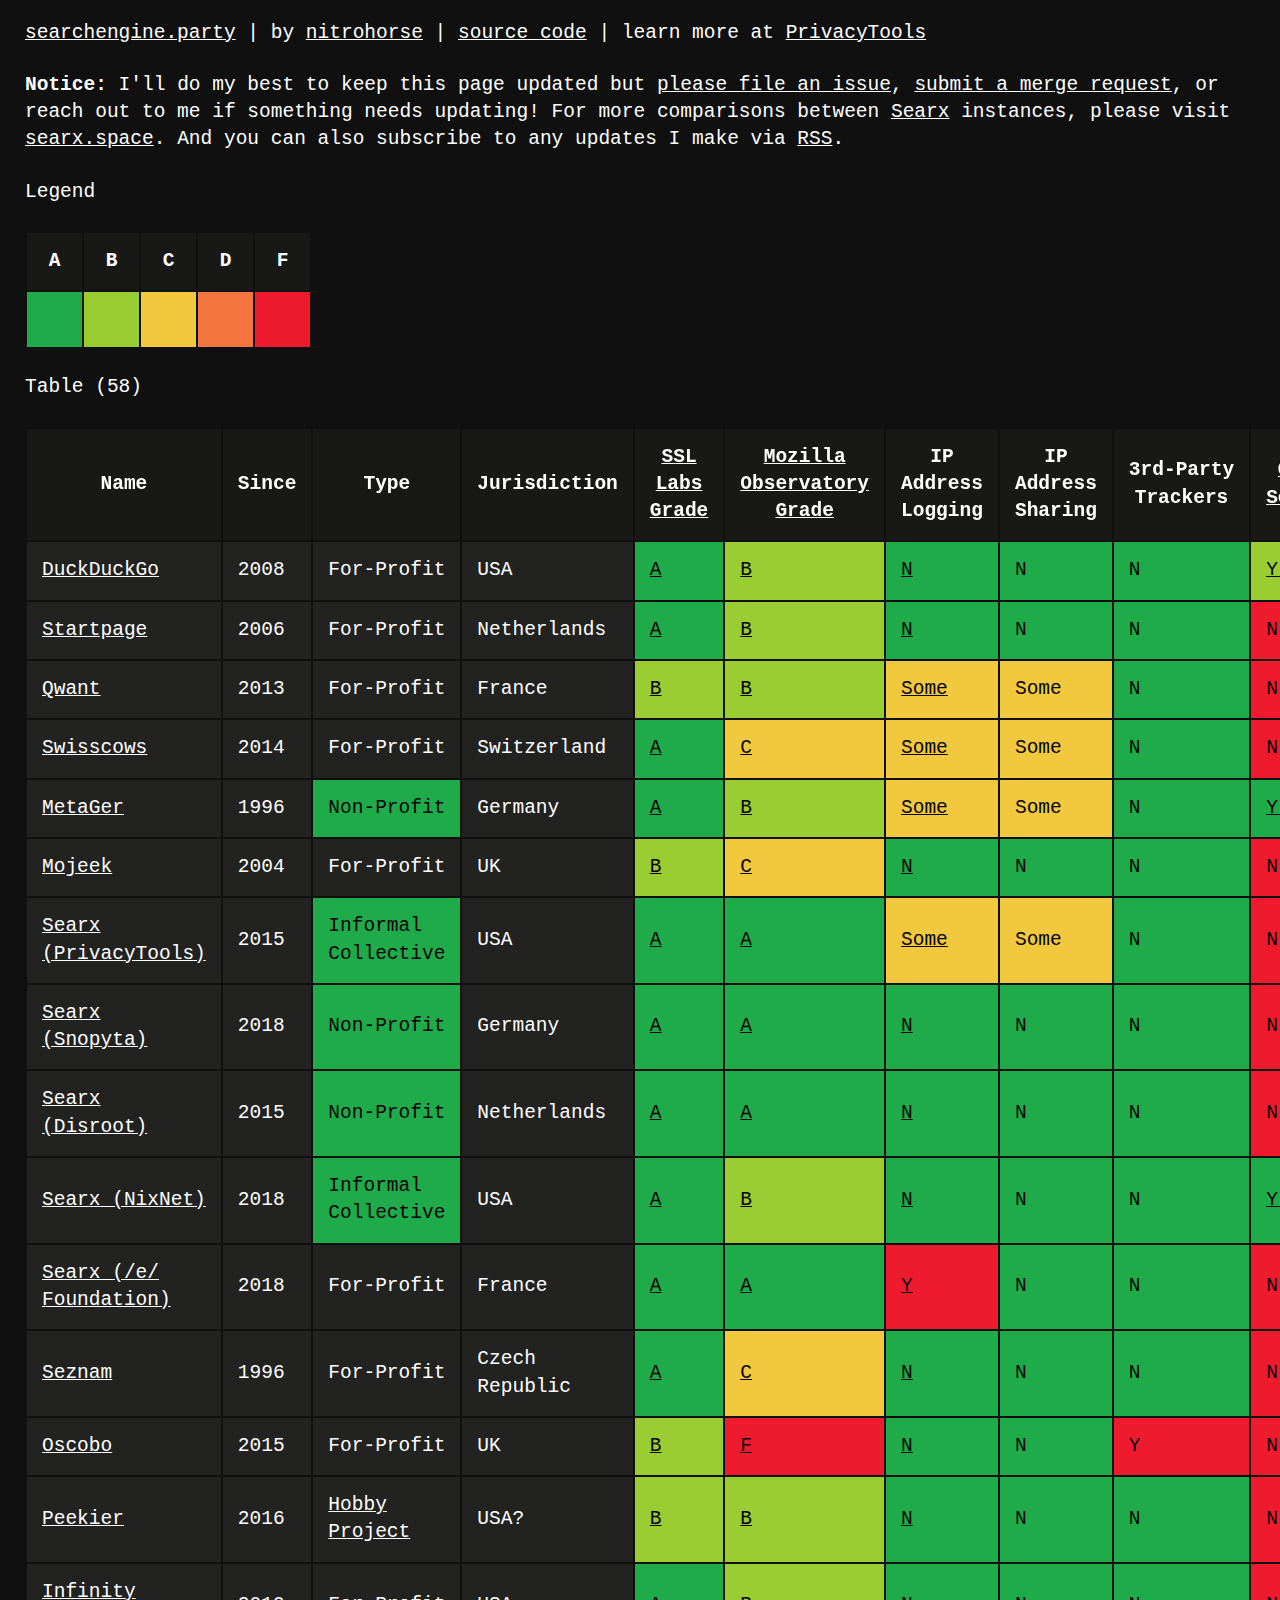
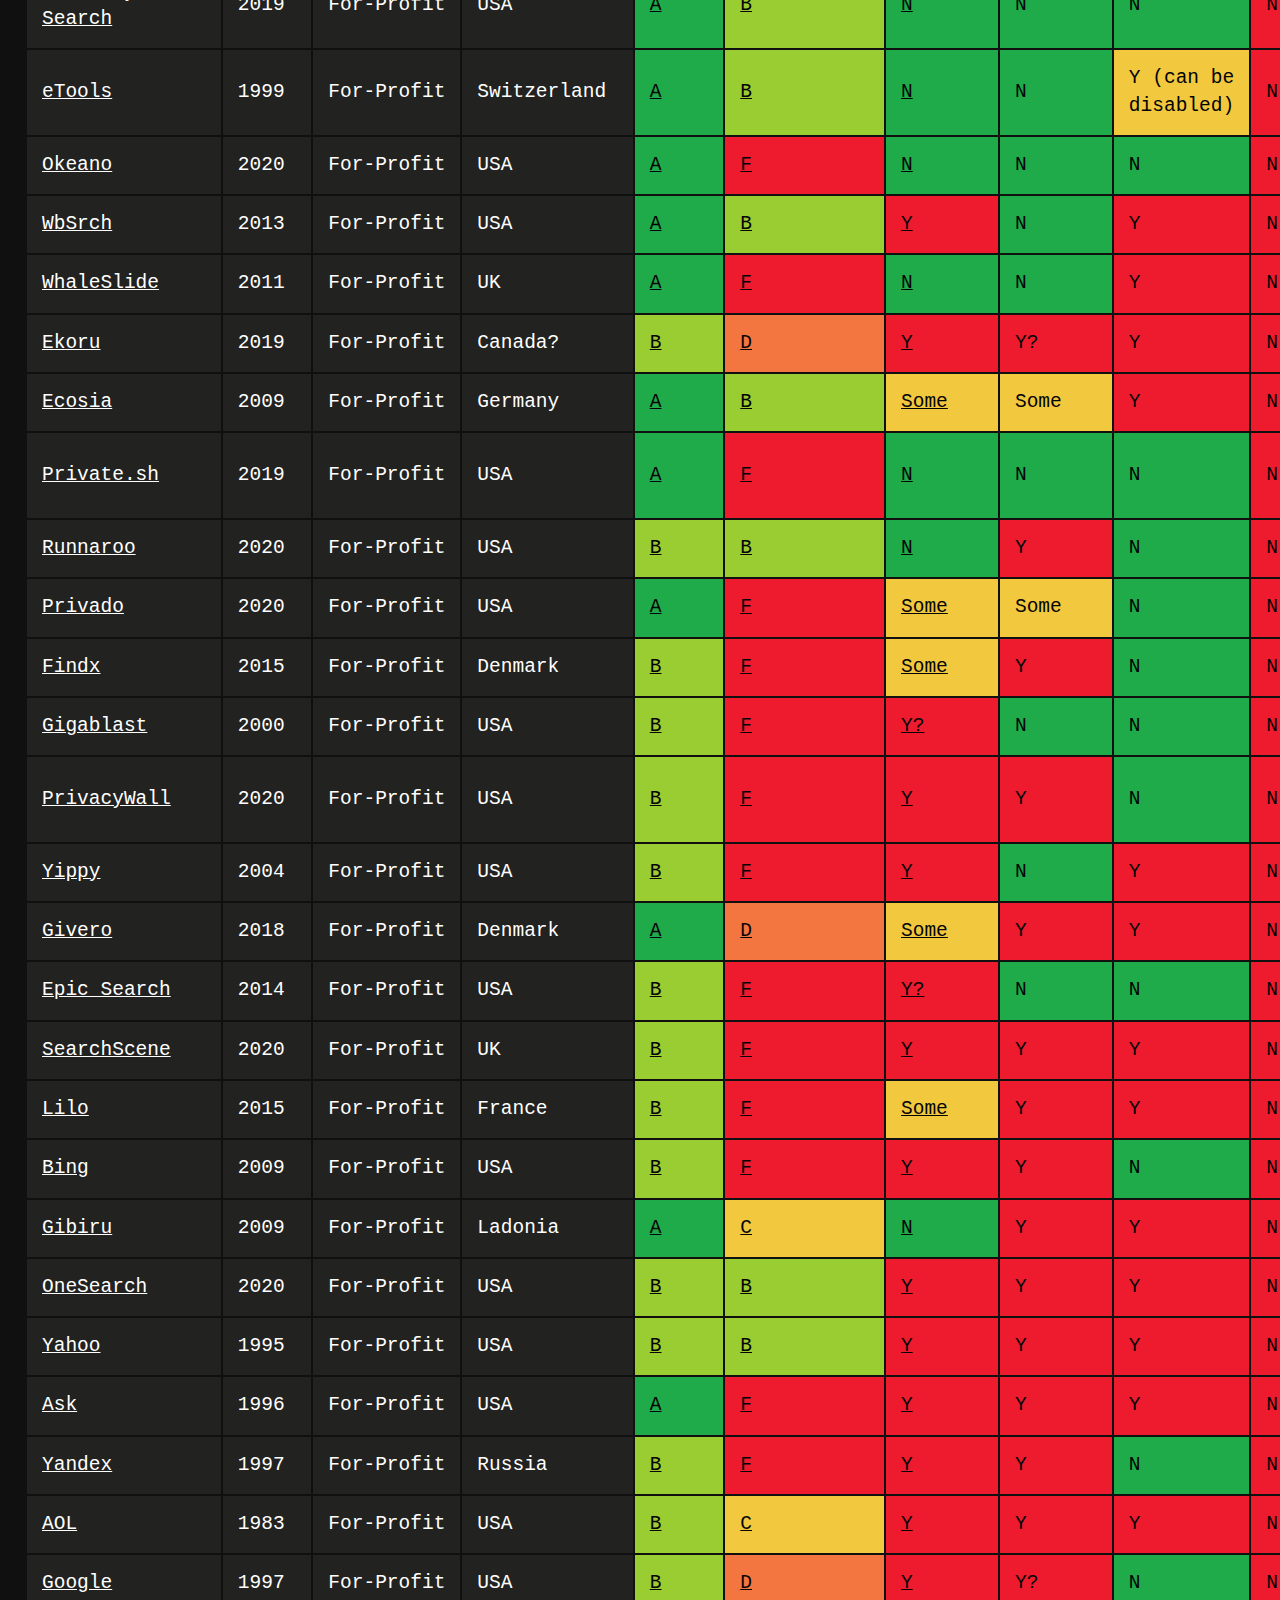
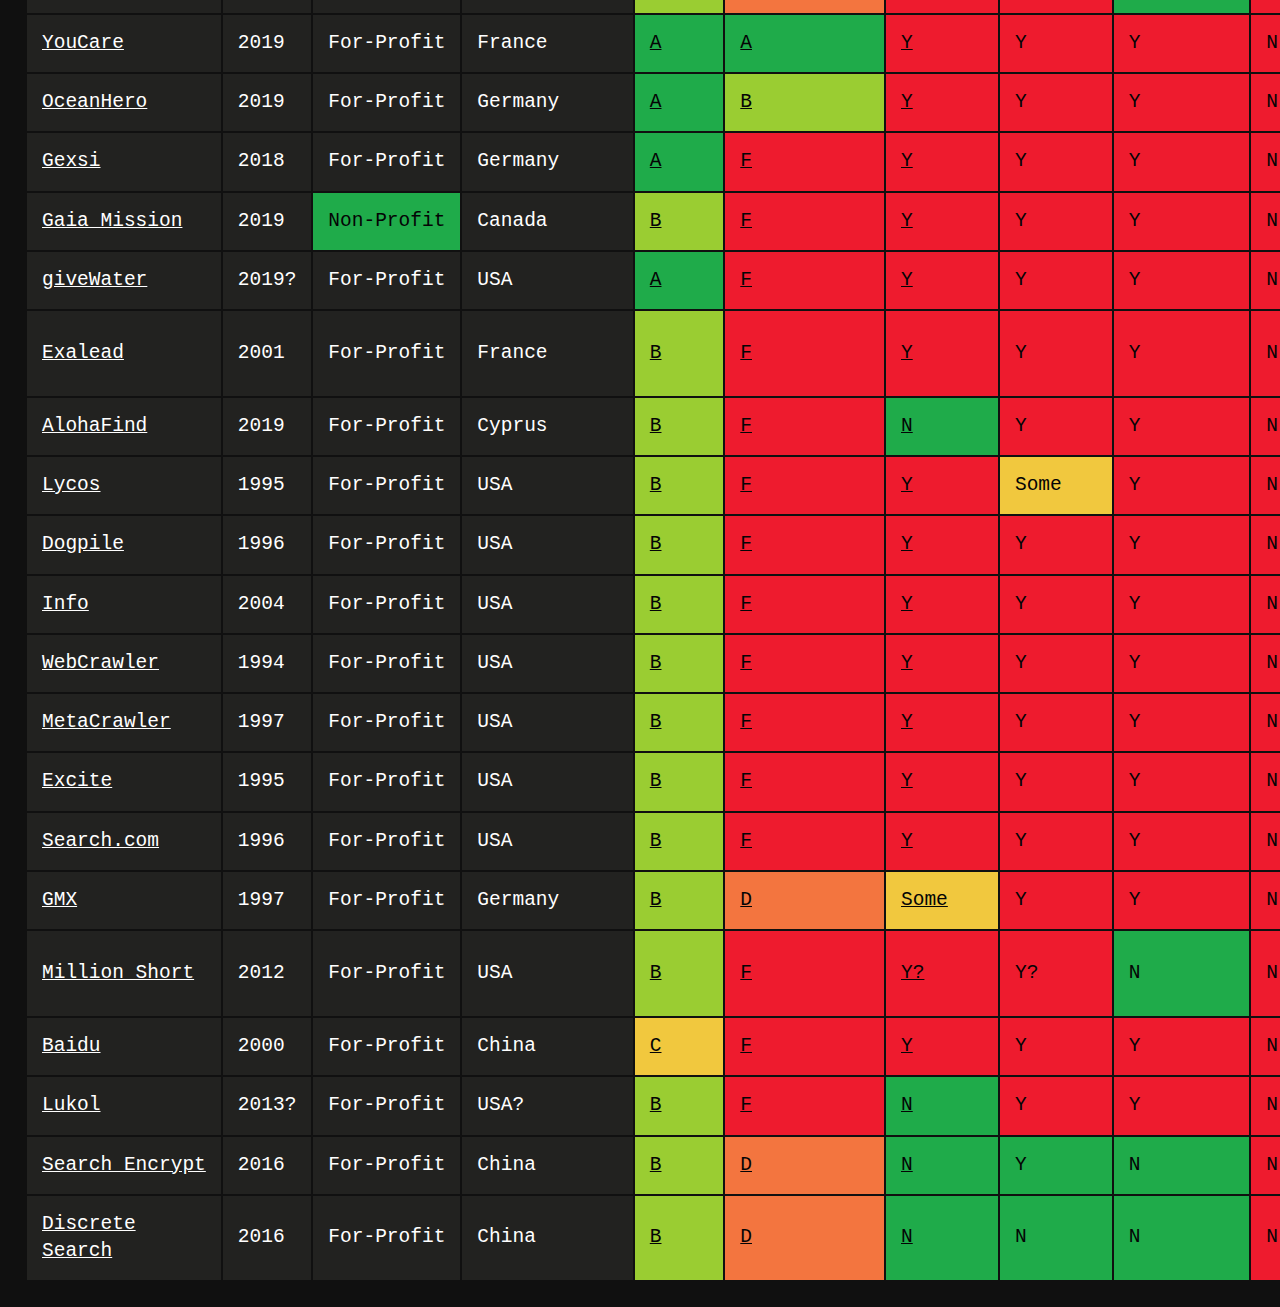
<file: index.html>
<!doctype html>
<html class="no-js" lang="en-US">

<head>
	<meta charset="utf-8">
	<title>Search Engine Party</title>
	<meta name="description" content="Compare popular search engines across security and privacy related data points.">
	<meta name="viewport" content="width=device-width, initial-scale=1">

	<link rel="apple-touch-icon" href="icon.png">

	<link rel="stylesheet" href="css/normalize.css">
	<link rel="stylesheet" href="css/main.css">
</head>

<body>
	<!--[if IE]>
		<p class="browserupgrade">You are using an <strong>outdated</strong> browser. Please <a href="https://browsehappy.com" target="_blank" rel="external noopener noreferrer">upgrade your browser</a> to improve your experience and security.</p>
	<![endif]-->

	<p id="header-links">
		<a href="https://searchengine.party/" rel="external noopener noreferrer">searchengine.party</a> | by <a href="https://nitrohorse.com/" target="_blank" rel="external noopener noreferrer">nitrohorse</a> | <a href="https://gitlab.com/nitrohorse/search-engines-compare" target="_blank" rel="external noopener noreferrer">source code</a> | learn more at <a href="https://www.privacytools.io/" target="_blank" rel="external noopener noreferrer">PrivacyTools</a>
	</p>

	<p class="header-title">
		<b>Notice:</b> I'll do my best to keep this page updated but <a href="https://gitlab.com/nitrohorse/search-engines-compare/-/issues" target="_blank" rel="external noopener noreferrer">please file an issue</a>, <a href="https://gitlab.com/nitrohorse/search-engines-compare/-/merge_requests" target="_blank" rel="external noopener noreferrer">submit a merge request</a>, or reach out to me if something needs updating! For more comparisons between <a href="https://searx.me" target="_blank" rel="external noopener noreferrer">Searx</a> instances, please visit <a href="https://searx.space" target="_blank" rel="external noopener noreferrer">searx.space</a>. And you can also subscribe to any updates I make via <a href="https://gitlab.com/nitrohorse/search-engines-compare/-/commits/master?format=atom" target="_blank" rel="external noopener noreferrer">RSS</a>.
	</p>

	<p class="header-title">
		Legend
	</p>

	<table aria-label="Legend">
		<tr>
			<th>A</th>
			<th>B</th>
			<th>C</th>
			<th>D</th>
			<th>F</th>
		</tr>
		<tr>
			<td class="legend a-rating text-rating"></td>
			<td class="legend b-rating text-rating"></td>
			<td class="legend c-rating text-rating"></td>
			<td class="legend d-rating text-rating"></td>
			<td class="legend f-rating text-rating"></td>
		</tr>
	</table>

	<p class="header-title">
		Table (58)
	</p>

	<table id="comparison" aria-label="Comparison">
		<thead>
			<tr>
				<th id="header-name">Name</th>
				<th id="header-since">Since</th>
				<th id="header-type">Type</th>
				<th id="header-jurisdiction">Jurisdiction</th>
				<th id="header-ssllabs"><a href="https://www.ssllabs.com/ssltest/" target="_blank" rel="external noopener noreferrer">SSL Labs Grade</a></th>
				<th id="header-observatory"><a href="https://observatory.mozilla.org/" target="_blank" rel="external noopener noreferrer">Mozilla Observatory Grade</a></th>
				<th id="header-ip-logging">IP Address Logging</th>
				<th id="header-ip-sharing">IP Address Sharing</th>
				<th id="header-3rd-party-tracking">3rd-Party Trackers</th>
				<th id="header-onion-service"><a href="https://en.wikipedia.org/wiki/.onion" target="_blank" rel="external noopener noreferrer">Onion Service</a></th>
				<th id="header-post-request"><a href="https://en.wikipedia.org/wiki/POST_(HTTP)" target="_blank" rel="external noopener noreferrer">POST Request Support</a></th>
				<th id="header-dnssec"><a href="https://en.wikipedia.org/wiki/Domain_Name_System_Security_Extensions" target="_blank" rel="external noopener noreferrer">DNSSEC</a></th>
				<th id="header-ipv6"><a href="https://en.wikipedia.org/wiki/IPv6" target="_blank" rel="external noopener noreferrer">IPv6</a></th>
				<th id="header-hsts"><a href="https://en.wikipedia.org/wiki/HTTP_Strict_Transport_Security" target="_blank" rel="external noopener noreferrer">HSTS</a></th>
				<th id="header-disabled-js">Disabled JS Support</th>
				<th id="header-onion-captchas">Onion Routing CAPTCHAs</th>
				<th id="header-filters-adult-content">Filters Adult Content</th>
				<th id="header-proxy-service">Proxy Service</th>
				<th id="header-clearnet-url">GET URL</th>
			</tr>
		</thead>
		<tbody>
			<tr>
				<td id="duckduckgo-name"><a href="https://duckduckgo.com" target="_blank" rel="external noopener noreferrer">DuckDuckGo</a></td>
				<td id="duckduckgo-since">2008</td>
				<td id="duckduckgo-type">For-Profit</td>
				<td id="duckduckgo-jurisdiction">USA</td>
				<td id="duckduckgo-ssllabs" class="a-rating"><a href="https://www.ssllabs.com/ssltest/analyze.html?d=duckduckgo.com" target="_blank" rel="external noopener noreferrer" class="text-rating"><div class="a-rating text-rating">A<br /></div></a></td>
				<td id="duckduckgo-observatory" class="b-rating"><a href="https://observatory.mozilla.org/analyze/duckduckgo.com" target="_blank" rel="external noopener noreferrer" class="text-rating"><div class="b-rating text-rating">B<br /></div></a></td>
				<td id="duckduckgo-ip-logging" class="a-rating"><a href="https://duckduckgo.com/privacy" target="_blank" rel="external noopener noreferrer" class="text-rating"><div class="a-rating text-rating">N<br /></div></a></td>
				<td id="duckduckgo-ip-sharing" class="a-rating text-rating">N</td>
				<td id="duckduckgo-3rd-party-trackers" class="a-rating text-rating">N</td>
				<td id="duckduckgo-onion-service" class="b-rating"><a href="https://3g2upl4pq6kufc4m.onion/" target="_blank" rel="external noopener noreferrer" class="text-rating"><div class="b-rating text-rating">Y (v2)<br /></div></a></td>
				<td id="duckduckgo-post-request" class="a-rating text-rating">Y</td>
				<td id="duckduckgo-dnssec" class="f-rating"><a href="https://en.internet.nl/site/duckduckgo.com" target="_blank" rel="external noopener noreferrer" class="text-rating"><div class="f-rating text-rating">N<br /></div></a></td>
				<td id="duckduckgo-ipv6" class="f-rating"><a href="https://en.internet.nl/site/duckduckgo.com" target="_blank" rel="external noopener noreferrer" class="text-rating"><div class="f-rating text-rating">N<br /></div></a></td>
				<td id="duckduckgo-hsts" class="a-rating"><a href="https://en.internet.nl/site/duckduckgo.com" target="_blank" rel="external noopener noreferrer" class="text-rating"><div class="a-rating text-rating">Y<br /></div></a></td>
				<td id="duckduckgo-disabled-js" class="a-rating text-rating">Y</td>
				<td id="duckduckgo-onion-captchas" class="a-rating text-rating">N</td>
				<td id="duckduckgo-filters-adult-content" class="a-rating text-rating">N</td>
				<td id="duckduckgo-proxy-service" class="f-rating text-rating">N</td>
				<td id="duckduckgo-clearnet-url">https://duckduckgo.com/?q=%s</td>
			</tr>
			<tr>
				<td id="startpage-name"><a href="https://www.startpage.com" target="_blank" rel="external noopener noreferrer">Startpage</a></td>
				<td id="startpage-since">2006</td>
				<td id="startpage-type">For-Profit</td>
				<td id="startpage-jurisdiction">Netherlands</td>
				<td id="startpage-ssllabs" class="a-rating"><a href="https://www.ssllabs.com/ssltest/analyze.html?d=startpage.com" target="_blank" rel="external noopener noreferrer" class="text-rating"><div class="a-rating text-rating">A<br /></div></a></td>
				<td id="startpage-observatory" class="b-rating"><a href="https://observatory.mozilla.org/analyze/startpage.com" target="_blank" rel="external noopener noreferrer" class="text-rating"><div class="b-rating text-rating">B<br /></div></a></td>
				<td id="startpage-ip-logging" class="a-rating"><a href="https://www.startpage.com/en/search/privacy-policy.html" target="_blank" rel="external noopener noreferrer" class="text-rating"><div class="a-rating text-rating">N<br /></div></a></td>
				<td id="startpage-ip-sharing" class="a-rating text-rating">N</td>
				<td id="startpage-3rd-party-trackers" class="a-rating text-rating">N</td>
				<td id="startpage-onion-service" class="f-rating text-rating">N</td>
				<td id="startpage-post-request" class="a-rating text-rating">Y</td>
				<td id="startpage-dnssec" class="a-rating"><a href="https://en.internet.nl/site/www.startpage.com" target="_blank" rel="external noopener noreferrer" class="text-rating"><div class="a-rating text-rating">Y<br /></div></a></td>
				<td id="startpage-ipv6" class="f-rating"><a href="https://en.internet.nl/site/www.startpage.com" target="_blank" rel="external noopener noreferrer" class="text-rating"><div class="f-rating text-rating">N<br /></div></a></td>
				<td id="startpage-hsts" class="a-rating"><a href="https://en.internet.nl/site/www.startpage.com" target="_blank" rel="external noopener noreferrer" class="text-rating"><div class="a-rating text-rating">Y<br /></div></a></td>
				<td id="startpage-disabled-js" class="a-rating text-rating">Y</td>
				<td id="startpage-onion-captchas" class="c-rating text-rating">Some</td>
				<td id="startpage-filters-adult-content" class="a-rating text-rating">N</td>
				<td id="startpage-proxy-service" class="a-rating text-rating"><a href="https://www.startpage.com/en/search/proxy-help.html" target="_blank" rel="external noopener noreferrer" class="text-rating"><div class="a-rating text-rating">Y<br /></div></a></td>
				<td id="startpage-clearnet-url">https://www.startpage.com/do/dsearch?query=%s</td>
			</tr>
			<tr>
				<td id="qwant-"><a href="https://www.qwant.com" target="_blank" rel="external noopener noreferrer">Qwant</a></td>
				<td id="qwant-since">2013</td>
				<td id="qwant-type">For-Profit</td>
				<td id="qwant-jurisdiction">France</td>
				<td id="qwant-ssllabs" class="b-rating"><a href="https://www.ssllabs.com/ssltest/analyze.html?d=www.qwant.com" target="_blank" rel="external noopener noreferrer" class="text-rating"><div class="b-rating text-rating">B<br /></div></a></td>
				<td id="qwant-observatory" class="b-rating"><a href="https://observatory.mozilla.org/analyze/www.qwant.com" target="_blank" rel="external noopener noreferrer" class="text-rating"><div class="b-rating text-rating">B<br /></div></a></td>
				<td id="qwant-ip-logging" class="c-rating"><a href="https://about.qwant.com/legal/privacy/" target="_blank" rel="external noopener noreferrer" class="text-rating"><div class="c-rating text-rating">Some<br /></div></a></td>
				<td id="qwant-ip-sharing" class="c-rating text-rating">Some</td>
				<td id="qwant-3rd-party-trackers" class="a-rating text-rating">N</td>
				<td id="qwant-onion-service" class="f-rating text-rating">N</td>
				<td id="qwant-post-request" class="f-rating text-rating">N</td>
				<td id="qwant-dnssec" class="a-rating"><a href="https://en.internet.nl/site/www.qwant.com" target="_blank" rel="external noopener noreferrer" class="text-rating"><div class="a-rating text-rating">Y<br /></div></a></td>
				<td id="qwant-ipv6" class="f-rating"><a href="https://en.internet.nl/site/www.qwant.com" target="_blank" rel="external noopener noreferrer" class="text-rating"><div class="f-rating text-rating">N<br /></div></a></td>
				<td id="qwant-hsts" class="a-rating"><a href="https://en.internet.nl/site/www.qwant.com" target="_blank" rel="external noopener noreferrer" class="text-rating"><div class="a-rating text-rating">Y<br /></div></a></td>
				<td id="qwant-disabled-js" class="a-rating text-rating">Y</td>
				<td id="qwant-onion-captchas" class="c-rating text-rating">Some</td>
				<td id="qwant-filters-adult-content" class="a-rating text-rating">N</td>
				<td id="qwant-proxy-service" class="f-rating text-rating">N</td>
				<td id="qwant-clearnet-url">https://www.qwant.com/?q=%s</td>
			</tr>
			<tr>
				<td id="swisscows-name"><a href="https://swisscows.ch" target="_blank" rel="external noopener noreferrer">Swisscows</a></td>
				<td id="swisscows-since">2014</td>
				<td id="swisscows-type">For-Profit</td>
				<td id="swisscows-jurisdiction">Switzerland</td>
				<td id="swisscows-ssllabs" class="a-rating"><a href="https://www.ssllabs.com/ssltest/analyze.html?d=swisscows.ch" target="_blank" rel="external noopener noreferrer" class="text-rating"><div class="a-rating text-rating">A<br /></div></a></td>
				<td id="swisscows-observatory" class="c-rating"><a href="https://observatory.mozilla.org/analyze/swisscows.ch" target="_blank" rel="external noopener noreferrer" class="text-rating"><div class="c-rating text-rating">C<br /></div></a></td>
				<td id="swisscows-ip-logging" class="c-rating"><a href="https://swisscows.ch/en/privacy" target="_blank" rel="external noopener noreferrer" class="text-rating"><div class="c-rating text-rating">Some<br /></div></a></td>
				<td id="swisscows-ip-sharing" class="c-rating text-rating">Some</td>
				<td id="swisscows-3rd-party-trackers" class="a-rating text-rating">N</td>
				<td id="swisscows-onion-service" class="f-rating text-rating">N</td>
				<td id="swisscows-post-request" class="f-rating text-rating">N</td>
				<td id="swisscows-dnssec" class="f-rating"><a href="https://en.internet.nl/site/swisscows.ch" target="_blank" rel="external noopener noreferrer" class="text-rating"><div class="f-rating text-rating">N<br /></div></a></td>
				<td id="swisscows-ipv6" class="f-rating"><a href="https://en.internet.nl/site/swisscows.ch" target="_blank" rel="external noopener noreferrer" class="text-rating"><div class="f-rating text-rating">N<br /></div></a></td>
				<td id="swisscows-hsts" class="a-rating"><a href="https://en.internet.nl/site/swisscows.ch" target="_blank" rel="external noopener noreferrer" class="text-rating"><div class="a-rating text-rating">Y<br /></div></a></td>
				<td id="swisscows-disabled-js" class="f-rating text-rating">N</td>
				<td id="swisscows-onion-captchas" class="a-rating text-rating">N</td>
				<td id="swisscows-filters-adult-content" class="f-rating text-rating">Y</td>
				<td id="swisscows-proxy-service" class="f-rating text-rating">N</td>
				<td id="swisscows-clearnet-url">https://swisscows.ch/?query=%s</td>
			</tr>
			<tr>
				<td id="metager-name"><a href="https://metager.org" target="_blank" rel="external noopener noreferrer">MetaGer</a></td>
				<td id="metager-since-since">1996</td>
				<td id="metager-type" class="a-rating text-rating">Non-Profit</td>
				<td id="metager-jurisdiction">Germany</td>
				<td id="metager-ssllabs" class="a-rating"><a href="https://www.ssllabs.com/ssltest/analyze.html?d=metager.org" target="_blank" rel="external noopener noreferrer" class="text-rating"><div class="a-rating text-rating">A<br /></div></a></td>
				<td id="metager-observatory" class="b-rating"><a href="https://observatory.mozilla.org/analyze/metager.org" target="_blank" rel="external noopener noreferrer" class="text-rating"><div class="b-rating text-rating">B<br /></div></a></td>
				<td id="metager-ip-logging" class="c-rating"><a href="https://metager.org/en/datenschutz/" target="_blank" rel="external noopener noreferrer" class="text-rating"><div class="c-rating text-rating">Some<br /></div></a></td>
				<td id="metager-ip-sharing" class="c-rating text-rating">Some</td>
				<td id="metager-3rd-party-trackers" class="a-rating text-rating">N</td>
				<td id="metager-onion-service" class="a-rating"><a href="http://metagerv65pwclop2rsfzg4jwowpavpwd6grhhlvdgsswvo6ii4akgyd.onion/en" target="_blank" rel="external noopener noreferrer" class="text-rating"><div class="a-rating text-rating">Y (v3)<br /></div></a></td>
				<td id="metager-post-request" class="f-rating text-rating">N</td>
				<td id="metager-dnssec" class="f-rating"><a href="https://en.internet.nl/site/metager.org" target="_blank" rel="external noopener noreferrer" class="text-rating"><div class="f-rating text-rating">N<br /></div></a></td>
				<td id="metager-ipv6" class="a-rating"><a href="https://en.internet.nl/site/metager.org" target="_blank" rel="external noopener noreferrer" class="text-rating"><div class="a-rating text-rating">Y<br /></div></a></td>
				<td id="metager-hsts" class="a-rating"><a href="https://en.internet.nl/site/metager.org" target="_blank" rel="external noopener noreferrer" class="text-rating"><div class="a-rating text-rating">Y<br /></div></a></td>
				<td id="metager-disabled-js" class="a-rating text-rating">Y</td>
				<td id="metager-onion-captchas" class="a-rating text-rating">N</td>
				<td id="metager-filters-adult-content" class="a-rating text-rating">N</td>
				<td id="metager-proxy-service" class="a-rating text-rating"><a href="https://metager.org/about" target="_blank" rel="external noopener noreferrer" class="text-rating"><div class="a-rating text-rating">Y<br /></div></a></td>
				<td id="metager-clearnet-url">https://metager.org/meta/meta.ger3?eingabe=%s</td>
			</tr>
			<tr>
				<td id="mojeek-name"><a href="https://www.mojeek.com" target="_blank" rel="external noopener noreferrer">Mojeek</a></td>
				<td id="mojeek-since">2004</td>
				<td id="mojeek-type">For-Profit</td>
				<td id="mojeek-jurisdiction">UK</td>
				<td id="mojeek-ssllabs" class="b-rating"><a href="https://www.ssllabs.com/ssltest/analyze.html?d=mojeek.com" target="_blank" rel="external noopener noreferrer" class="text-rating"><div class="b-rating text-rating">B<br /></div></a></td>
				<td id="mojeek-observatory" class="c-rating"><a href="https://observatory.mozilla.org/analyze/mojeek.com" target="_blank" rel="external noopener noreferrer" class="text-rating"><div class="c-rating text-rating">C<br /></div></a></td>
				<td id="mojeek-ip-logging" class="a-rating"><a href="https://www.mojeek.com/about/privacy/" target="_blank" rel="external noopener noreferrer" class="text-rating"><div class="a-rating text-rating">N<br /></div></a></td>
				<td id="mojeek-ip-sharing" class="a-rating text-rating">N</td>
				<td id="mojeek-3rd-party-trackers" class="a-rating text-rating">N</td>
				<td id="mojeek-onion-service" class="f-rating text-rating">N</td>
				<td id="mojeek-post-request" class="f-rating text-rating">N</td>
				<td id="mojeek-dnssec" class="f-rating"><a href="https://en.internet.nl/site/www.mojeek.com" target="_blank" rel="external noopener noreferrer" class="text-rating"><div class="f-rating text-rating">N<br /></div></a></td>
				<td id="mojeek-ipv6" class="f-rating"><a href="https://en.internet.nl/site/www.mojeek.com" target="_blank" rel="external noopener noreferrer" class="text-rating"><div class="f-rating text-rating">N<br /></div></a></td>
				<td id="mojeek-hsts" class="f-rating"><a href="https://en.internet.nl/site/www.mojeek.com" target="_blank" rel="external noopener noreferrer" class="text-rating"><div class="f-rating text-rating">N<br /></div></a></td>
				<td id="mojeek-disabled-js" class="a-rating text-rating">Y</td>
				<td id="mojeek-onion-captchas" class="a-rating text-rating">N</td>
				<td id="mojeek-filters-adult-content" class="a-rating text-rating">N</td>
				<td id="mojeek-proxy-service" class="f-rating text-rating">N</td>
				<td id="mojeek-clearnet-url">https://www.mojeek.com/search?q=%s</td>
			</tr>
			<tr>
				<td id="privacytools-name"><a href="https://search.privacytools.io/searx/" target="_blank" rel="external noopener noreferrer">Searx (PrivacyTools)</a></td>
				<td id="privacytools-since">2015</td>
				<td id="privacytools-type" class="a-rating text-rating">Informal Collective</td>
				<td id="privacytools-jurisdiction">USA</td>
				<td id="privacytools-ssllabs" class="a-rating"><a href="https://www.ssllabs.com/ssltest/analyze.html?d=search.privacytools.io" target="_blank" rel="external noopener noreferrer" class="text-rating"><div class="a-rating text-rating">A<br /></div></a></td>
				<td id="privacytools-observatory" class="a-rating"><a href="https://observatory.mozilla.org/analyze/search.privacytools.io" target="_blank" rel="external noopener noreferrer" class="text-rating"><div class="a-rating text-rating">A<br /></div></a></td>
				<td id="privacytools-ip-logging" class="c-rating"><a href="https://www.privacytools.io/privacy/" target="_blank" rel="external noopener noreferrer" class="text-rating"><div class="c-rating text-rating">Some<br /></div></a></td>
				<td id="privacytools-ip-sharing" class="c-rating text-rating">Some</td>
				<td id="privacytools-3rd-party-trackers" class="a-rating text-rating">N</td>
				<td id="privacytools-onion-service" class="f-rating text-rating">N</td>
				<td id="privacytools-post-request" class="a-rating text-rating">Y</td>
				<td id="privacytools-dnssec" class="a-rating"><a href="https://en.internet.nl/site/search.privacytools.io" target="_blank" rel="external noopener noreferrer" class="text-rating"><div class="a-rating text-rating">Y<br /></div></a></td>
				<td id="privacytools-ipv6" class="a-rating"><a href="https://en.internet.nl/site/search.privacytools.io" target="_blank" rel="external noopener noreferrer" class="text-rating"><div class="a-rating text-rating">Y<br /></div></a></td>
				<td id="privacytools-hsts" class="a-rating"><a href="https://en.internet.nl/site/search.privacytools.io" target="_blank" rel="external noopener noreferrer" class="text-rating"><div class="a-rating text-rating">Y<br /></div></a></td>
				<td id="privacytools-disabled-js" class="a-rating text-rating">Y</td>
				<td id="privacytools-onion-captchas" class="a-rating text-rating">N</td>
				<td id="privacytools-filters-adult-content" class="a-rating text-rating">N</td>
				<td id="privacytools-proxy-service" class="f-rating text-rating">N</td>
				<td id="privacytools-clearnet-url">https://search.privacytools.io/searx/?q=%s</td>
			</tr>
			<tr>
				<td id="snopyta-name"><a href="https://search.snopyta.org" target="_blank" rel="external noopener noreferrer">Searx (Snopyta)</a></td>
				<td id="snopyta-since">2018</td>
				<td id="snopyta-type" class="a-rating text-rating">Non-Profit</td>
				<td id="snopyta-jurisdiction">Germany</td>
				<td id="snopyta-ssllabs" class="a-rating"><a href="https://www.ssllabs.com/ssltest/analyze.html?d=search.snopyta.org" target="_blank" rel="external noopener noreferrer" class="text-rating"><div class="a-rating text-rating">A<br /></div></a></td>
				<td id="snopyta-observatory" class="a-rating"><a href="https://observatory.mozilla.org/analyze/search.snopyta.org" target="_blank" rel="external noopener noreferrer" class="text-rating"><div class="a-rating text-rating">A<br /></div></a></td>
				<td id="snopyta-ip-logging" class="a-rating"><a href="https://snopyta.org/privacy_policy/" target="_blank" rel="external noopener noreferrer" class="text-rating"><div class="a-rating text-rating">N<br /></div></a></td>
				<td id="snopyta-ip-sharing" class="a-rating text-rating">N</td>
				<td id="snopyta-3rd-party-trackers" class="a-rating text-rating">N</td>
				<td id="snopyta-onion-service" class="f-rating text-rating">N</td>
				<td id="snopyta-post-request" class="a-rating text-rating">Y</td>
				<td id="snopyta-dnssec" class="a-rating"><a href="https://en.internet.nl/site/search.snopyta.org" target="_blank" rel="external noopener noreferrer" class="text-rating"><div class="a-rating text-rating">Y<br /></div></a></td>
				<td id="snopyta-ipv6" class="a-rating"><a href="https://en.internet.nl/site/search.snopyta.org" target="_blank" rel="external noopener noreferrer" class="text-rating"><div class="a-rating text-rating">Y<br /></div></a></td>
				<td id="snopyta-hsts" class="a-rating"><a href="https://en.internet.nl/site/search.snopyta.org" target="_blank" rel="external noopener noreferrer" class="text-rating"><div class="a-rating text-rating">Y<br /></div></a></td>
				<td id="snopyta-disabled-js" class="a-rating text-rating">Y</td>
				<td id="snopyta-onion-captchas" class="a-rating text-rating">N</td>
				<td id="snopyta-filters-adult-content" class="a-rating text-rating">N</td>
				<td id="snopyta-proxy-service" class="f-rating text-rating">N</td>
				<td id="snopyta-clearnet-url">https://search.snopyta.org/?q=%s</td>
			</tr>
			<tr>
				<td id="disroot-name"><a href="https://search.disroot.org" target="_blank" rel="external noopener noreferrer">Searx (Disroot)</a></td>
				<td id="disroot-since">2015</td>
				<td id="disroot-type" class="a-rating text-rating">Non-Profit</td>
				<td id="disroot-jurisdiction">Netherlands</td>
				<td id="disroot-ssllabs" class="a-rating"><a href="https://www.ssllabs.com/ssltest/analyze.html?d=search.disroot.org" target="_blank" rel="external noopener noreferrer" class="text-rating"><div class="a-rating text-rating">A<br /></div></a></td>
				<td id="disroot-observatory" class="a-rating"><a href="https://observatory.mozilla.org/analyze/search.disroot.org" target="_blank" rel="external noopener noreferrer" class="text-rating"><div class="a-rating text-rating">A<br /></div></a></td>
				<td id="disroot-ip-logging" class="a-rating"><a href="https://disroot.org/en/privacy_policy" target="_blank" rel="external noopener noreferrer" class="text-rating"><div class="a-rating text-rating">N<br /></div></a></td>
				<td id="disroot-ip-sharing" class="a-rating text-rating">N</td>
				<td id="disroot-3rd-party-trackers" class="a-rating text-rating">N</td>
				<td id="disroot-onion-service" class="f-rating text-rating">N</td>
				<td id="disroot-post-request" class="a-rating text-rating">Y</td>
				<td id="disroot-dnssec" class="a-rating"><a href="https://en.internet.nl/site/search.disroot.org" target="_blank" rel="external noopener noreferrer" class="text-rating"><div class="a-rating text-rating">Y<br /></div></a></td>
				<td id="disroot-ipv6" class="f-rating"><a href="https://en.internet.nl/site/search.disroot.org" target="_blank" rel="external noopener noreferrer" class="text-rating"><div class="f-rating text-rating">N<br /></div></a></td>
				<td id="disroot-hsts" class="a-rating"><a href="https://en.internet.nl/site/search.disroot.org" target="_blank" rel="external noopener noreferrer" class="text-rating"><div class="a-rating text-rating">Y<br /></div></a></td>
				<td id="disroot-disabled-js" class="a-rating text-rating">Y</td>
				<td id="disroot-onion-captchas" class="a-rating text-rating">N</td>
				<td id="disroot-filters-adult-content" class="a-rating text-rating">N</td>
				<td id="disroot-proxy-service" class="f-rating text-rating">N</td>
				<td id="disroot-clearnet-url">https://search.disroot.org/?q=%s</td>
			</tr>
			<tr>
				<td id="nixnet-name"><a href="https://searx.nixnet.services" target="_blank" rel="external noopener noreferrer">Searx (NixNet)</a></td>
				<td id="nixnet-since">2018</td>
				<td id="nixnet-type" class="a-rating text-rating">Informal Collective</td>
				<td id="nixnet-jurisdiction">USA</td>
				<td id="nixnet-ssllabs" class="a-rating"><a href="https://www.ssllabs.com/ssltest/analyze.html?d=searx.nixnet.services" target="_blank" rel="external noopener noreferrer" class="text-rating"><div class="a-rating text-rating">A<br /></div></a></td>
				<td id="nixnet-observatory" class="b-rating"><a href="https://observatory.mozilla.org/analyze/searx.nixnet.services" target="_blank" rel="external noopener noreferrer" class="text-rating"><div class="b-rating text-rating">B<br /></div></a></td>
				<td id="nixnet-ip-logging" class="a-rating"><a href="https://nixnet.services/privacy" target="_blank" rel="external noopener noreferrer" class="text-rating"><div class="a-rating text-rating">N<br /></div></a></td>
				<td id="nixnet-ip-sharing" class="a-rating text-rating">N</td>
				<td id="nixnet-3rd-party-trackers" class="a-rating text-rating">N</td>
				<td id="nixnet-onion-service" class="a-rating"><a href="http://searx.l4qlywnpwqsluw65ts7md3khrivpirse744un3x7mlskqauz5pyuzgqd.onion/" target="_blank" rel="external noopener noreferrer" class="text-rating"><div class="a-rating text-rating">Y (v3)<br /></div></a></td>
				<td id="nixnet-post-request" class="a-rating text-rating">Y</td>
				<td id="nixnet-dnssec" class="a-rating"><a href="https://en.internet.nl/site/searx.nixnet.services" target="_blank" rel="external noopener noreferrer" class="text-rating"><div class="a-rating text-rating">Y<br /></div></a></td>
				<td id="nixnet-ipv6" class="a-rating"><a href="https://en.internet.nl/site/searx.nixnet.services" target="_blank" rel="external noopener noreferrer" class="text-rating"><div class="a-rating text-rating">Y<br /></div></a></td>
				<td id="nixnet-hsts" class="a-rating"><a href="https://en.internet.nl/site/searx.nixnet.services" target="_blank" rel="external noopener noreferrer" class="text-rating"><div class="a-rating text-rating">Y<br /></div></a></td>
				<td id="nixnet-disabled-js" class="a-rating text-rating">Y</td>
				<td id="nixnet-onion-captchas" class="a-rating text-rating">N</td>
				<td id="nixnet-filters-adult-content" class="a-rating text-rating">N</td>
				<td id="nixnet-proxy-service" class="f-rating text-rating">N</td>
				<td id="nixnet-clearnet-url">https://searx.nixnet.services/?q=%s</td>
			</tr>
			<tr>
				<td id="e-spot-name"><a href="https://spot.ecloud.global" target="_blank" rel="external noopener noreferrer">Searx (/e/ Foundation)</a></td>
				<td id="e-spot-since">2018</td>
				<td id="e-spot-type">For-Profit</td>
				<td id="e-spot-jurisdiction">France</td>
				<td id="e-spot-ssllabs" class="a-rating"><a href="https://www.ssllabs.com/ssltest/analyze.html?d=spot.ecloud.global" target="_blank" rel="external noopener noreferrer" class="text-rating"><div class="a-rating text-rating">A<br /></div></a></td>
				<td id="e-spot-observatory" class="a-rating"><a href="https://observatory.mozilla.org/analyze/spot.ecloud.global" target="_blank" rel="external noopener noreferrer" class="text-rating"><div class="a-rating text-rating">A<br /></div></a></td>
				<td id="e-spot-ip-logging" class="f-rating"><a href="https://e.foundation/legal-notice-privacy" target="_blank" rel="external noopener noreferrer" class="text-rating"><div class="f-rating text-rating">Y<br /></div></a></td>
				<td id="e-spot-ip-sharing" class="a-rating text-rating">N</td>
				<td id="e-spot-3rd-party-trackers" class="a-rating text-rating">N</td>
				<td id="e-spot-onion-service" class="f-rating text-rating">N</td>
				<td id="e-spot-post-request" class="a-rating text-rating">Y</td>
				<td id="e-spot-dnssec" class="a-rating"><a href="https://en.internet.nl/site/spot.ecloud.global" target="_blank" rel="external noopener noreferrer" class="text-rating"><div class="a-rating text-rating">Y<br /></div></a></td>
				<td id="e-spot-ipv6" class="a-rating"><a href="https://en.internet.nl/site/spot.ecloud.global" target="_blank" rel="external noopener noreferrer" class="text-rating"><div class="a-rating text-rating">Y<br /></div></a></td>
				<td id="e-spot-hsts" class="a-rating"><a href="https://en.internet.nl/site/spot.ecloud.global" target="_blank" rel="external noopener noreferrer" class="text-rating"><div class="a-rating text-rating">Y<br /></div></a></td>
				<td id="e-spot-disabled-js" class="c-rating text-rating">Some</td>
				<td id="e-spot-onion-captchas" class="a-rating text-rating">N</td>
				<td id="e-spot-filters-adult-content" class="a-rating text-rating">N</td>
				<td id="e-spot-proxy-service" class="f-rating text-rating">N</td>
				<td id="e-spot-clearnet-url">https://spot.ecloud.global/?q=%s</td>
			</tr>
			<tr>
				<td id="seznam-name"><a href="https://www.seznam.cz" target="_blank" rel="external noopener noreferrer">Seznam</a></td>
				<td id="seznam-since">1996</td>
				<td id="seznam-type">For-Profit</td>
				<td id="seznam-jurisdiction">Czech Republic</td>
				<td id="seznam-ssllabs" class="a-rating"><a href="https://www.ssllabs.com/ssltest/analyze.html?d=www.seznam.cz" target="_blank" rel="external noopener noreferrer" class="text-rating"><div class="a-rating text-rating">A<br /></div></a></td>
				<td id="seznam-observatory" class="c-rating"><a href="https://observatory.mozilla.org/analyze/www.seznam.cz" target="_blank" rel="external noopener noreferrer" class="text-rating"><div class="c-rating text-rating">C<br /></div></a></td>
				<td id="seznam-ip-logging" class="a-rating"><a href="https://o.seznam.cz/ochrana-udaju/" target="_blank" rel="external noopener noreferrer" class="text-rating"><div class="a-rating text-rating">N<br /></div></a></td>
				<td id="seznam-ip-sharing" class="a-rating text-rating">N</td>
				<td id="seznam-3rd-party-trackers" class="a-rating text-rating">N</td>
				<td id="seznam-onion-service" class="f-rating text-rating">N</td>
				<td id="seznam-post-request" class="f-rating text-rating">N</td>
				<td id="seznam-dnssec" class="a-rating"><a href="https://en.internet.nl/site/www.seznam.cz" target="_blank" rel="external noopener noreferrer" class="text-rating"><div class="a-rating text-rating">Y<br /></div></a></td>
				<td id="seznam-ipv6" class="a-rating"><a href="https://en.internet.nl/site/www.seznam.cz" target="_blank" rel="external noopener noreferrer" class="text-rating"><div class="a-rating text-rating">Y<br /></div></a></td>
				<td id="seznam-hsts" class="f-rating"><a href="https://en.internet.nl/site/www.seznam.cz" target="_blank" rel="external noopener noreferrer" class="text-rating"><div class="f-rating text-rating">N<br /></div></a></td>
				<td id="seznam-disabled-js" class="a-rating text-rating">Y</td>
				<td id="seznam-onion-captchas" class="a-rating text-rating">N</td>
				<td id="seznam-filters-adult-content" class="a-rating text-rating">N</td>
				<td id="seznam-proxy-service" class="f-rating text-rating">N</td>
				<td id="seznam-clearnet-url">https://search.seznam.cz/?q=%s</td>
			</tr>
			<tr>
				<td id="oscobo-name"><a href="https://oscobo.com" target="_blank" rel="external noopener noreferrer">Oscobo</a></td>
				<td id="oscobo-since">2015</td>
				<td id="oscobo-type">For-Profit</td>
				<td id="oscobo-jurisdiction">UK</td>
				<td id="oscobo-ssllabs" class="b-rating"><a href="https://www.ssllabs.com/ssltest/analyze.html?d=oscobo.com" target="_blank" rel="external noopener noreferrer" class="text-rating"><div class="b-rating text-rating">B<br /></div></a></td>
				<td id="oscobo-observatory" class="f-rating"><a href="https://observatory.mozilla.org/analyze/oscobo.com" target="_blank" rel="external noopener noreferrer" class="text-rating"><div class="f-rating text-rating">F<br /></div></a></td>
				<td id="oscobo-ip-logging" class="a-rating"><a href="https://oscobo.com/ctnt.php?c=privacy" target="_blank" rel="external noopener noreferrer" class="text-rating"><div class="a-rating text-rating">N<br /></div></a></td>
				<td id="oscobo-ip-sharing" class="a-rating text-rating">N</td>
				<td id="oscobo-3rd-party-trackers" class="f-rating text-rating">Y</td>
				<td id="oscobo-onion-service" class="f-rating text-rating">N</td>
				<td id="oscobo-post-request" class="f-rating text-rating">N</td>
				<td id="oscobo-dnssec" class="f-rating"><a href="https://en.internet.nl/site/oscobo.com" target="_blank" rel="external noopener noreferrer" class="text-rating"><div class="f-rating text-rating">N<br /></div></a></td>
				<td id="oscobo-ipv6" class="f-rating"><a href="https://en.internet.nl/site/oscobo.com" target="_blank" rel="external noopener noreferrer" class="text-rating"><div class="f-rating text-rating">N<br /></div></a></td>
				<td id="oscobo-hsts" class="a-rating"><a href="https://en.internet.nl/site/oscobo.com" target="_blank" rel="external noopener noreferrer" class="text-rating"><div class="a-rating text-rating">Y<br /></div></a></td>
				<td id="oscobo-disabled-js" class="a-rating text-rating">Y</td>
				<td id="oscobo-onion-captchas" class="a-rating text-rating">N</td>
				<td id="oscobo-filters-adult-content" class="a-rating text-rating">N</td>
				<td id="oscobo-proxy-service" class="f-rating text-rating">N</td>
				<td id="oscobo-clearnet-url">https://oscobo.com/search.php?q=%s</td>
			</tr>
			<tr>
				<td id="peekier-name"><a href="https://peekier.com" target="_blank" rel="external noopener noreferrer">Peekier</a></td>
				<td id="peekier-since">2016</td>
				<td id="peekier-type"><a href="https://news.ycombinator.com/item?id=13166461" target="_blank" rel="external noopener noreferrer">Hobby Project<br /></a></td>
				<td id="peekier-jurisdiction">USA?</td>
				<td id="peekier-ssllabs" class="b-rating"><a href="https://www.ssllabs.com/ssltest/analyze.html?d=peekier.com" target="_blank" rel="external noopener noreferrer" class="text-rating"><div class="b-rating text-rating">B<br /></div></a></td>
				<td id="peekier-observatory" class="b-rating"><a href="https://observatory.mozilla.org/analyze/peekier.com" target="_blank" rel="external noopener noreferrer" class="text-rating"><div class="b-rating text-rating">B<br /></div></a></td>
				<td id="peekier-ip-logging" class="a-rating"><a href="https://peekier.com/privacy" target="_blank" rel="external noopener noreferrer" class="text-rating"><div class="a-rating text-rating">N<br /></div></a></td>
				<td id="peekier-ip-sharing" class="a-rating text-rating">N</td>
				<td id="peekier-3rd-party-trackers" class="a-rating text-rating">N</td>
				<td id="peekier-onion-service" class="f-rating text-rating">N</td>
				<td id="peekier-post-request" class="f-rating text-rating">N</td>
				<td id="peekier-dnssec" class="f-rating"><a href="https://en.internet.nl/site/peekier.com" target="_blank" rel="external noopener noreferrer" class="text-rating"><div class="f-rating text-rating">N<br /></div></a></td>
				<td id="peekier-ipv6" class="a-rating"><a href="https://en.internet.nl/site/peekier.com" target="_blank" rel="external noopener noreferrer" class="text-rating"><div class="a-rating text-rating">Y<br /></div></a></td>
				<td id="peekier-hsts" class="a-rating"><a href="https://en.internet.nl/site/peekier.com" target="_blank" rel="external noopener noreferrer" class="text-rating"><div class="a-rating text-rating">Y<br /></div></a></td>
				<td id="peekier-disabled-js" class="f-rating text-rating">N</td>
				<td id="peekier-onion-captchas" class="a-rating text-rating">N</td>
				<td id="peekier-filters-adult-content" class="a-rating text-rating">N</td>
				<td id="peekier-proxy-service" class="f-rating text-rating">N</td>
				<td id="peekier-clearnet-url">https://peekier.com/#!%s</td>
			</tr>
			<tr>
				<td id="infinitysearch-name"><a href="https://infinitysearch.co" target="_blank" rel="external noopener noreferrer">Infinity Search</a></td>
				<td id="infinitysearch-since">2019</td>
				<td id="infinitysearch-type">For-Profit</td>
				<td id="infinitysearch-jurisdiction">USA</td>
				<td id="infinitysearch-ssllabs" class="a-rating"><a href="https://www.ssllabs.com/ssltest/analyze.html?d=infinitysearch.co" target="_blank" rel="external noopener noreferrer" class="text-rating"><div class="a-rating text-rating">A<br /></div></a></td>
				<td id="infinitysearch-observatory" class="b-rating"><a href="https://observatory.mozilla.org/analyze/infinitysearch.co" target="_blank" rel="external noopener noreferrer" class="text-rating"><div class="b-rating text-rating">B<br /></div></a></td>
				<td id="infinitysearch-ip-logging" class="a-rating"><a href="https://infinitysearch.co/privacy" target="_blank" rel="external noopener noreferrer" class="text-rating"><div class="a-rating text-rating">N<br /></div></a></td>
				<td id="infinitysearch-ip-sharing" class="a-rating text-rating">N</td>
				<td id="infinitysearch-3rd-party-trackers" class="a-rating text-rating">N</td>
				<td id="infinitysearch-onion-service" class="f-rating text-rating">N</td>
				<td id="infinitysearch-post-request" class="a-rating text-rating">Y</td>
				<td id="infinitysearch-dnssec" class="f-rating"><a href="https://en.internet.nl/site/infinitysearch.co" target="_blank" rel="external noopener noreferrer" class="text-rating"><div class="f-rating text-rating">N<br /></div></a></td>
				<td id="infinitysearch-ipv6" class="f-rating"><a href="https://en.internet.nl/site/infinitysearch.co" target="_blank" rel="external noopener noreferrer" class="text-rating"><div class="f-rating text-rating">N<br /></div></a></td>
				<td id="infinitysearch-hsts" class="a-rating"><a href="https://en.internet.nl/site/infinitysearch.co" target="_blank" rel="external noopener noreferrer" class="text-rating"><div class="a-rating text-rating">Y<br /></div></a></td>
				<td id="infinitysearch-disabled-js" class="f-rating text-rating">N</td>
				<td id="infinitysearch-onion-captchas" class="a-rating text-rating">N</td>
				<td id="infinitysearch-filters-adult-content" class="a-rating text-rating">N</td>
				<td id="infinitysearch-proxy-service" class="f-rating text-rating">N</td>
				<td id="infinitysearch-clearnet-url">https://infinitysearch.co/results?q=%s</td>
			</tr>
			<tr>
				<td id="etools-name"><a href="https://www.etools.ch" target="_blank" rel="external noopener noreferrer">eTools</a></td>
				<td id="etools-since">1999</td>
				<td id="etools-type">For-Profit</td>
				<td id="etools-jurisdiction">Switzerland</td>
				<td id="etools-ssllabs" class="a-rating"><a href="https://www.ssllabs.com/ssltest/analyze.html?d=www.etools.ch" target="_blank" rel="external noopener noreferrer" class="text-rating"><div class="a-rating text-rating">A<br /></div></a></td>
				<td id="etools-observatory" class="b-rating"><a href="https://observatory.mozilla.org/analyze/www.etools.ch" target="_blank" rel="external noopener noreferrer" class="text-rating"><div class="b-rating text-rating">B<br /></div></a></td>
				<td id="etools-ip-logging" class="a-rating"><a href="https://www.etools.ch/privacy.do" target="_blank" rel="external noopener noreferrer" class="text-rating"><div class="a-rating text-rating">N<br /></div></a></td>
				<td id="etools-ip-sharing" class="a-rating text-rating">N</td>
				<td id="etools-3rd-party-trackers" class="c-rating text-rating">Y (can be disabled)</td>
				<td id="etools-onion-service" class="f-rating text-rating">N</td>
				<td id="etools-post-request" class="a-rating text-rating">Y</td>
				<td id="etools-dnssec" class="f-rating"><a href="https://en.internet.nl/site/www.etools.ch" target="_blank" rel="external noopener noreferrer" class="text-rating"><div class="f-rating text-rating">N<br /></div></a></td>
				<td id="etools-ipv6" class="f-rating"><a href="https://en.internet.nl/site/www.etools.ch" target="_blank" rel="external noopener noreferrer" class="text-rating"><div class="f-rating text-rating">N<br /></div></a></td>
				<td id="etools-hsts" class="a-rating"><a href="https://en.internet.nl/site/www.etools.ch" target="_blank" rel="external noopener noreferrer" class="text-rating"><div class="a-rating text-rating">Y<br /></div></a></td>
				<td id="etools-disabled-js" class="a-rating text-rating">Y</td>
				<td id="etools-onion-captchas" class="c-rating text-rating">Sometimes</td>
				<td id="etools-filters-adult-content" class="a-rating text-rating">N</td>
				<td id="etools-proxy-service" class="f-rating text-rating">N</td>
				<td id="etools-clearnet-url">https://www.etools.ch/searchSubmit.do?query=%s</td>
			</tr>
			<tr>
				<td id="okeano-name"><a href="https://okeano.com" target="_blank" rel="external noopener noreferrer">Okeano</a></td>
				<td id="okeano-since">2020</td>
				<td id="okeano-type">For-Profit</td>
				<td id="okeano-jurisdiction">USA</td>
				<td id="okeano-ssllabs" class="a-rating"><a href="https://www.ssllabs.com/ssltest/analyze.html?d=okeano.com" target="_blank" rel="external noopener noreferrer" class="text-rating"><div class="a-rating text-rating">A<br /></div></a></td>
				<td id="okeano-observatory" class="f-rating"><a href="https://observatory.mozilla.org/analyze/okeano.com" target="_blank" rel="external noopener noreferrer" class="text-rating"><div class="f-rating text-rating">F<br /></div></a></td>
				<td id="okeano-ip-logging" class="a-rating"><a href="https://okeano.com/privacy" target="_blank" rel="external noopener noreferrer" class="text-rating"><div class="a-rating text-rating">N<br /></div></a></td>
				<td id="okeano-ip-sharing" class="a-rating text-rating">N</td>
				<td id="okeano-3rd-party-trackers" class="a-rating text-rating">N</td>
				<td id="okeano-onion-service" class="f-rating text-rating">N</td>
				<td id="okeano-post-request" class="f-rating text-rating">N</td>
				<td id="okeano-dnssec" class="f-rating"><a href="https://en.internet.nl/site/okeano.com" target="_blank" rel="external noopener noreferrer" class="text-rating"><div class="f-rating text-rating">N<br /></div></a></td>
				<td id="okeano-ipv6" class="f-rating"><a href="https://en.internet.nl/site/okeano.com" target="_blank" rel="external noopener noreferrer" class="text-rating"><div class="f-rating text-rating">N<br /></div></a></td>
				<td id="okeano-hsts" class="f-rating"><a href="https://en.internet.nl/site/okeano.com" target="_blank" rel="external noopener noreferrer" class="text-rating"><div class="f-rating text-rating">N<br /></div></a></td>
				<td id="okeano-disabled-js" class="c-rating text-rating">Some</td>
				<td id="okeano-onion-captchas" class="a-rating text-rating">N</td>
				<td id="okeano-filters-adult-content" class="a-rating text-rating">N</td>
				<td id="okeano-proxy-service" class="f-rating text-rating">N</td>
				<td id="okeano-clearnet-url">https://okeano.com/search?q=%s</td>
			</tr>
			<tr>
				<td id="wbsrch-name"><a href="https://wbsrch.com/" target="_blank" rel="external noopener noreferrer">WbSrch</a></td>
				<td id="wbsrch-since">2013</td>
				<td id="wbsrch-type">For-Profit</td>
				<td id="wbsrch-jurisdiction">USA</td>
				<td id="wbsrch-ssllabs" class="a-rating"><a href="https://www.ssllabs.com/ssltest/analyze.html?d=wbsrch.com" target="_blank" rel="external noopener noreferrer" class="text-rating"><div class="a-rating text-rating">A<br /></div></a></td>
				<td id="wbsrch-observatory" class="b-rating"><a href="https://observatory.mozilla.org/analyze/wbsrch.com" target="_blank" rel="external noopener noreferrer" class="text-rating"><div class="b-rating text-rating">B<br /></div></a></td>
				<td id="wbsrch-ip-logging" class="f-rating"><a href="https://wbsrch.com/privacy/" target="_blank" rel="external noopener noreferrer" class="text-rating"><div class="f-rating text-rating">Y<br /></div></a></td>
				<td id="wbsrch-ip-sharing" class="a-rating text-rating">N</td>
				<td id="wbsrch-3rd-party-trackers" class="f-rating text-rating">Y</td>
				<td id="wbsrch-onion-service" class="f-rating text-rating">N</td>
				<td id="wbsrch-post-request" class="f-rating text-rating">N</td>
				<td id="wbsrch-dnssec" class="f-rating"><a href="https://en.internet.nl/site/wbsrch.com" target="_blank" rel="external noopener noreferrer" class="text-rating"><div class="f-rating text-rating">N<br /></div></a></td>
				<td id="wbsrch-ipv6" class="f-rating"><a href="https://en.internet.nl/site/wbsrch.com" target="_blank" rel="external noopener noreferrer" class="text-rating"><div class="f-rating text-rating">N<br /></div></a></td>
				<td id="wbsrch-hsts" class="a-rating"><a href="https://en.internet.nl/site/wbsrch.com" target="_blank" rel="external noopener noreferrer" class="text-rating"><div class="a-rating text-rating">Y<br /></div></a></td>
				<td id="wbsrch-disabled-js" class="a-rating text-rating">Y</td>
				<td id="wbsrch-onion-captchas" class="a-rating text-rating">N</td>
				<td id="wbsrch-filters-adult-content" class="c-rating text-rating">Some</td>
				<td id="wbsrch-proxy-service" class="f-rating text-rating">N</td>
				<td id="wbsrch-clearnet-url">https://wbsrch.com/search/?q=%s</td>
			</tr>
			<tr>
				<td id="whaleslide-name"><a href="https://whaleslide.com" target="_blank" rel="external noopener noreferrer">WhaleSlide</a></td>
				<td id="whaleslide-since">2011</td>
				<td id="whaleslide-type">For-Profit</td>
				<td id="whaleslide-jurisdiction">UK</td>
				<td id="whaleslide-ssllabs" class="a-rating"><a href="https://www.ssllabs.com/ssltest/analyze.html?d=whaleslide.com" target="_blank" rel="external noopener noreferrer" class="text-rating"><div class="a-rating text-rating">A<br /></div></a></td>
				<td id="whaleslide-observatory" class="f-rating"><a href="https://observatory.mozilla.org/analyze/whaleslide.com" target="_blank" rel="external noopener noreferrer" class="text-rating"><div class="f-rating text-rating">F<br /></div></a></td>
				<td id="whaleslide-ip-logging" class="a-rating"><a href="https://whaleslide.com/info/privacy" target="_blank" rel="external noopener noreferrer" class="text-rating"><div class="a-rating text-rating">N<br /></div></a></td>
				<td id="whaleslide-ip-sharing" class="a-rating text-rating">N</td>
				<td id="whaleslide-3rd-party-trackers" class="f-rating text-rating">Y</td>
				<td id="whaleslide-onion-service" class="f-rating text-rating">N</td>
				<td id="whaleslide-post-request" class="f-rating text-rating">N</td>
				<td id="whaleslide-dnssec" class="f-rating"><a href="https://en.internet.nl/site/whaleslide.com" target="_blank" rel="external noopener noreferrer" class="text-rating"><div class="f-rating text-rating">N<br /></div></a></td>
				<td id="whaleslide-ipv6" class="f-rating"><a href="https://en.internet.nl/site/whaleslide.com" target="_blank" rel="external noopener noreferrer" class="text-rating"><div class="f-rating text-rating">N<br /></div></a></td>
				<td id="whaleslide-hsts" class="f-rating"><a href="https://en.internet.nl/site/whaleslide.com" target="_blank" rel="external noopener noreferrer" class="text-rating"><div class="f-rating text-rating">N<br /></div></a></td>
				<td id="whaleslide-disabled-js" class="f-rating text-rating">N</td>
				<td id="whaleslide-onion-captchas" class="a-rating text-rating">N</td>
				<td id="whaleslide-filters-adult-content" class="a-rating text-rating">N</td>
				<td id="whaleslide-proxy-service" class="f-rating text-rating">N</td>
				<td id="whaleslide-clearnet-url">https://whaleslide.com/search/web/%s</td>
			</tr>
			<tr>
				<td id="ekoru-name"><a href="https://www.ekoru.org" target="_blank" rel="external noopener noreferrer">Ekoru</a></td>
				<td id="ekoru-since">2019</td>
				<td id="ekoru-type">For-Profit</td>
				<td id="ekoru-jurisdiction">Canada?</td>
				<td id="ekoru-ssllabs" class="b-rating"><a href="https://www.ssllabs.com/ssltest/analyze.html?d=www.ekoru.org" target="_blank" rel="external noopener noreferrer" class="text-rating"><div class="b-rating text-rating">B<br /></div></a></td>
				<td id="ekoru-observatory" class="d-rating"><a href="https://observatory.mozilla.org/analyze/www.ekoru.org" target="_blank" rel="external noopener noreferrer" class="text-rating"><div class="d-rating text-rating">D<br /></div></a></td>
				<td id="ekoru-ip-logging" class="f-rating"><a href="https://www.ekoru.org/privacy/" target="_blank" rel="external noopener noreferrer" class="text-rating"><div class="f-rating text-rating">Y<br /></div></a></td>
				<td id="ekoru-ip-sharing" class="f-rating text-rating">Y?</td>
				<td id="ekoru-3rd-party-trackers" class="f-rating text-rating">Y</td>
				<td id="ekoru-onion-service" class="f-rating text-rating">N</td>
				<td id="ekoru-post-request" class="f-rating text-rating">N</td>
				<td id="ekoru-dnssec" class="f-rating"><a href="https://en.internet.nl/site/www.ekoru.org" target="_blank" rel="external noopener noreferrer" class="text-rating"><div class="f-rating text-rating">N<br /></div></a></td>
				<td id="ekoru-ipv6" class="a-rating"><a href="https://en.internet.nl/site/www.ekoru.org" target="_blank" rel="external noopener noreferrer" class="text-rating"><div class="a-rating text-rating">Y<br /></div></a></td>
				<td id="ekoru-hsts" class="a-rating"><a href="https://en.internet.nl/site/www.ekoru.org" target="_blank" rel="external noopener noreferrer" class="text-rating"><div class="a-rating text-rating">Y<br /></div></a></td>
				<td id="ekoru-disabled-js" class="a-rating text-rating">Y</td>
				<td id="ekoru-onion-captchas" class="a-rating text-rating">N</td>
				<td id="ekoru-filters-adult-content" class="a-rating text-rating">N</td>
				<td id="ekoru-proxy-service" class="f-rating text-rating">N</td>
				<td id="ekoru-clearnet-url">https://www.ekoru.org/?q=%s</td>
			</tr>
			<tr>
				<td id="ecosia-name"><a href="https://www.ecosia.org" target="_blank" rel="external noopener noreferrer">Ecosia</a></td>
				<td id="ecosia-since">2009</td>
				<td id="ecosia-type">For-Profit</td>
				<td id="ecosia-jurisdiction">Germany</td>
				<td id="ecosia-ssllabs" class="a-rating"><a href="https://www.ssllabs.com/ssltest/analyze.html?d=ecosia.org" target="_blank" rel="external noopener noreferrer" class="text-rating"><div class="a-rating text-rating">A<br /></div></a></td>
				<td id="ecosia-observatory" class="b-rating"><a href="https://observatory.mozilla.org/analyze/ecosia.org" target="_blank" rel="external noopener noreferrer" class="text-rating"><div class="b-rating text-rating">B<br /></div></a></td>
				<td id="ecosia-ip-logging" class="c-rating"><a href="https://info.ecosia.org/privacy" target="_blank" rel="external noopener noreferrer" class="text-rating"><div class="c-rating text-rating">Some<br /></div></a></td>
				<td id="ecosia-ip-sharing" class="c-rating text-rating">Some</td>
				<td id="ecosia-3rd-party-trackers" class="f-rating text-rating">Y</td>
				<td id="ecosia-onion-service" class="f-rating text-rating">N</td>
				<td id="ecosia-post-request" class="f-rating text-rating">N</td>
				<td id="ecosia-dnssec" class="f-rating"><a href="https://en.internet.nl/site/www.ecosia.org" target="_blank" rel="external noopener noreferrer" class="text-rating"><div class="f-rating text-rating">N<br /></div></a></td>
				<td id="ecosia-ipv6" class="f-rating"><a href="https://en.internet.nl/site/www.ecosia.org" target="_blank" rel="external noopener noreferrer" class="text-rating"><div class="f-rating text-rating">N<br /></div></a></td>
				<td id="ecosia-hsts" class="a-rating"><a href="https://en.internet.nl/site/www.ecosia.org" target="_blank" rel="external noopener noreferrer" class="text-rating"><div class="a-rating text-rating">Y<br /></div></a></td>
				<td id="ecosia-disabled-js" class="a-rating text-rating">Y</td>
				<td id="ecosia-onion-captchas" class="c-rating text-rating">Some</td>
				<td id="ecosia-filters-adult-content" class="a-rating text-rating">N</td>
				<td id="ecosia-proxy-service" class="f-rating text-rating">N</td>
				<td id="ecosia-clearnet-url">https://www.ecosia.org/search?q=%s</td>
			</tr>
			<tr>
				<td id="private.sh-name"><a href="https://private.sh" target="_blank" rel="external noopener noreferrer">Private.sh</a></td>
				<td id="private.sh-since">2019</td>
				<td id="private.sh-type">For-Profit</td>
				<td id="private.sh-jurisdiction">USA</td>
				<td id="private.sh-ssllabs" class="a-rating"><a href="https://www.ssllabs.com/ssltest/analyze.html?d=private.sh" target="_blank" rel="external noopener noreferrer" class="text-rating"><div class="a-rating text-rating">A<br /></div></a></td>
				<td id="private.sh-observatory" class="f-rating"><a href="https://observatory.mozilla.org/analyze/private.sh" target="_blank" rel="external noopener noreferrer" class="text-rating"><div class="f-rating text-rating">F<br /></div></a></td>
				<td id="privacy.sh-ip-logging" class="a-rating"><a href="https://private.sh/how-it-works.html" target="_blank" rel="external noopener noreferrer" class="text-rating"><div class="a-rating text-rating">N<br /></div></a></td>
				<td id="privacy.sh-ip-sharing" class="a-rating text-rating">N</td>
				<td id="private.sh-3rd-party-trackers" class="a-rating text-rating">N</td>
				<td id="private.sh-onion-service" class="f-rating text-rating">N</td>
				<td id="private.sh-post-request" class="b-rating text-rating">Y (only)</td>
				<td id="private.sh-dnssec" class="f-rating"><a href="https://en.internet.nl/site/private.sh" target="_blank" rel="external noopener noreferrer" class="text-rating"><div class="f-rating text-rating">N<br /></div></a></td>
				<td id="private.sh-ipv6" class="f-rating"><a href="https://en.internet.nl/site/private.sh" target="_blank" rel="external noopener noreferrer" class="text-rating"><div class="f-rating text-rating">N<br /></div></a></td>
				<td id="private.sh-hsts" class="f-rating"><a href="https://en.internet.nl/site/private.sh" target="_blank" rel="external noopener noreferrer" class="text-rating"><div class="f-rating text-rating">N<br /></div></a></td>
				<td id="private.sh-disabled-js" class="f-rating text-rating">N</td>
				<td id="private.sh-onion-captchas" class="a-rating text-rating">N</td>
				<td id="private.sh-filters-adult-content" class="a-rating text-rating">N</td>
				<td id="private.sh-proxy-service" class="f-rating text-rating">N</td>
				<td id="private.sh-clearnet-url">N/A</td>
			</tr>
			<tr>
				<td id="runnaroo-name"><a href="https://www.runnaroo.com" target="_blank" rel="external noopener noreferrer">Runnaroo</a></td>
				<td id="runnaroo-since">2020</td>
				<td id="runnaroo-type">For-Profit</td>
				<td id="runnaroo-jurisdiction">USA</td>
				<td id="runnaroo-ssllabs" class="b-rating"><a href="https://www.ssllabs.com/ssltest/analyze.html?d=www.runnaroo.com" target="_blank" rel="external noopener noreferrer" class="text-rating"><div class="b-rating text-rating">B<br /></div></a></td>
				<td id="runnaroo-observatory" class="b-rating"><a href="https://observatory.mozilla.org/analyze/www.runnaroo.com" target="_blank" rel="external noopener noreferrer" class="text-rating"><div class="b-rating text-rating">B<br /></div></a></td>
				<td id="runnaroo-ip-logging" class="a-rating"><a href="https://www.runnaroo.com/privacy" target="_blank" rel="external noopener noreferrer" class="text-rating"><div class="a-rating text-rating">N<br /></div></a></td>
				<td id="runnaroo-ip-sharing" class="f-rating text-rating">Y</td>
				<td id="runnaroo-3rd-party-trackers" class="a-rating text-rating">N</td>
				<td id="runnaroo-onion-service" class="f-rating text-rating">N</td>
				<td id="runnaroo-post-request" class="f-rating text-rating">N</td>
				<td id="runnaroo-dnssec" class="a-rating"><a href="https://en.internet.nl/site/www.runnaroo.com" target="_blank" rel="external noopener noreferrer" class="text-rating"><div class="a-rating text-rating">Y<br /></div></a></td>
				<td id="runnaroo-ipv6" class="f-rating"><a href="https://en.internet.nl/site/www.runnaroo.com" target="_blank" rel="external noopener noreferrer" class="text-rating"><div class="f-rating text-rating">N<br /></div></a></td>
				<td id="runnaroo-hsts" class="a-rating"><a href="https://en.internet.nl/site/www.runnaroo.com" target="_blank" rel="external noopener noreferrer" class="text-rating"><div class="a-rating text-rating">Y<br /></div></a></td>
				<td id="runnaroo-disabled-js" class="c-rating text-rating">Some</td>
				<td id="runnaroo-onion-captchas" class="a-rating text-rating">N</td>
				<td id="runnaroo-filters-adult-content" class="a-rating text-rating">N</td>
				<td id="runnaroo-proxy-service" class="f-rating text-rating">N</td>
				<td id="runnaroo-clearnet-url">https://www.runnaroo.com/search?term=%s</td>
			</tr>
			<tr>
				<td id="privado-name"><a href="https://privado.com" target="_blank" rel="external noopener noreferrer">Privado</a></td>
				<td id="privado-since">2020</td>
				<td id="privado-type">For-Profit</td>
				<td id="privado-jurisdiction">USA</td>
				<td id="privado-ssllabs" class="a-rating"><a href="https://www.ssllabs.com/ssltest/analyze.html?d=www.privado.com" target="_blank" rel="external noopener noreferrer" class="text-rating"><div class="a-rating text-rating">A<br /></div></a></td>
				<td id="privado-observatory" class="f-rating"><a href="https://observatory.mozilla.org/analyze/www.privado.com" target="_blank" rel="external noopener noreferrer" class="text-rating"><div class="f-rating text-rating">F<br /></div></a></td>
				<td id="privado-ip-logging" class="c-rating"><a href="https://www.privado.com/about/privacy" target="_blank" rel="external noopener noreferrer" class="text-rating"><div class="c-rating text-rating">Some<br /></div></a></td>
				<td id="privado-ip-sharing" class="c-rating text-rating">Some</td>
				<td id="privado-3rd-party-trackers" class="a-rating text-rating">N</td>
				<td id="privado-onion-service" class="f-rating text-rating">N</td>
				<td id="privado-post-request" class="f-rating text-rating">N</td>
				<td id="privado-dnssec" class="f-rating"><a href="https://en.internet.nl/site/privado.com" target="_blank" rel="external noopener noreferrer" class="text-rating"><div class="f-rating text-rating">N<br /></div></a></td>
				<td id="privado-ipv6" class="a-rating"><a href="https://en.internet.nl/site/privado.com" target="_blank" rel="external noopener noreferrer" class="text-rating"><div class="a-rating text-rating">Y<br /></div></a></td>
				<td id="privado-hsts" class="f-rating"><a href="https://en.internet.nl/site/privado.com" target="_blank" rel="external noopener noreferrer" class="text-rating"><div class="f-rating text-rating">N<br /></div></a></td>
				<td id="privado-disabled-js" class="f-rating text-rating">N</td>
				<td id="privado-onion-captchas" class="a-rating text-rating">N</td>
				<td id="privado-filters-adult-content" class="a-rating text-rating">N</td>
				<td id="privado-proxy-service" class="f-rating text-rating">N</td>
				<td id="privado-clearnet-url">https://www.privado.com/Search?q=%s</td>
			</tr>
			<tr>
				<td id="findx-name"><a href="https://www.findx.com" target="_blank" rel="external noopener noreferrer">Findx</a></td>
				<td id="findx-since">2015</td>
				<td id="findx-type">For-Profit</td>
				<td id="findx-jurisdiction">Denmark</td>
				<td id="findx-ssllabs" class="b-rating"><a href="https://www.ssllabs.com/ssltest/analyze.html?d=www.findx.com" target="_blank" rel="external noopener noreferrer" class="text-rating"><div class="b-rating text-rating">B<br /></div></a></td>
				<td id="findx-observatory" class="f-rating"><a href="https://observatory.mozilla.org/analyze/www.findx.com" target="_blank" rel="external noopener noreferrer" class="text-rating"><div class="f-rating text-rating">F<br /></div></a></td>
				<td id="findx-ip-logging" class="c-rating"><a href="https://www.findx.com/privacy" target="_blank" rel="external noopener noreferrer" class="text-rating"><div class="c-rating text-rating">Some<br /></div></a></td>
				<td id="findx-ip-sharing" class="f-rating text-rating">Y</td>
				<td id="findx-3rd-party-trackers" class="a-rating text-rating">N</td>
				<td id="findx-onion-service" class="f-rating text-rating">N</td>
				<td id="findx-post-request" class="f-rating text-rating">N</td>
				<td id="findx-dnssec" class="f-rating"><a href="https://en.internet.nl/site/www.findx.com" target="_blank" rel="external noopener noreferrer" class="text-rating"><div class="f-rating text-rating">N<br /></div></a></td>
				<td id="findx-ipv6" class="f-rating"><a href="https://en.internet.nl/site/www.findx.com" target="_blank" rel="external noopener noreferrer" class="text-rating"><div class="f-rating text-rating">N<br /></div></a></td>
				<td id="findx-hsts" class="f-rating"><a href="https://en.internet.nl/site/www.findx.com" target="_blank" rel="external noopener noreferrer" class="text-rating"><div class="f-rating text-rating">N<br /></div></a></td>
				<td id="findx-disabled-js" class="a-rating text-rating">Y</td>
				<td id="findx-onion-captchas" class="a-rating text-rating">N</td>
				<td id="findx-filters-adult-content" class="a-rating text-rating">N</td>
				<td id="findx-proxy-service" class="f-rating text-rating">N</td>
				<td id="findx-clearnet-url">https://www.findx.com/search?q=%s</td>
			</tr>
			<tr>
				<td id="gigablast-name"><a href="https://gigablast.com/" target="_blank" rel="external noopener noreferrer">Gigablast</a></td>
				<td id="gigablast-since">2000</td>
				<td id="gigablast-type">For-Profit</td>
				<td id="gigablast-jurisdiction">USA</td>
				<td id="gigablast-ssllabs" class="b-rating"><a href="https://www.ssllabs.com/ssltest/analyze.html?d=gigablast.com" target="_blank" rel="external noopener noreferrer" class="text-rating"><div class="b-rating text-rating">B<br /></div></a></td>
				<td id="gigablast-observatory" class="f-rating"><a href="https://observatory.mozilla.org/analyze/gigablast.com" target="_blank" rel="external noopener noreferrer" class="text-rating"><div class="f-rating text-rating">F<br /></div></a></td>
				<td id="gigablast-ip-logging" class="f-rating"><a href="https://gigablast.com/privacy.html" target="_blank" rel="external noopener noreferrer" class="text-rating"><div class="f-rating text-rating">Y?<br /></div></a></td>
				<td id="gigablast-ip-sharing" class="a-rating text-rating">N</td>
				<td id="gigablast-3rd-party-trackers" class="a-rating text-rating">N</td>
				<td id="gigablast-onion-service" class="f-rating text-rating">N</td>
				<td id="gigablast-post-request" class="f-rating text-rating">N</td>
				<td id="gigablast-dnssec" class="f-rating"><a href="https://en.internet.nl/site/gigablast.com/" target="_blank" rel="external noopener noreferrer" class="text-rating"><div class="f-rating text-rating">N<br /></div></a></td>
				<td id="gigablast-ipv6" class="f-rating"><a href="https://en.internet.nl/site/gigablast.com/" target="_blank" rel="external noopener noreferrer" class="text-rating"><div class="f-rating text-rating">N<br /></div></a></td>
				<td id="gigablast-hsts" class="f-rating"><a href="https://en.internet.nl/site/gigablast.com/" target="_blank" rel="external noopener noreferrer" class="text-rating"><div class="f-rating text-rating">N<br /></div></a></td>
				<td id="gigablast-disabled-js" class="f-rating text-rating">N</td>
				<td id="gigablast-onion-captchas" class="a-rating text-rating">N</td>
				<td id="gigablast-filters-adult-content" class="a-rating text-rating">N</td>
				<td id="gigablast-proxy-service" class="f-rating text-rating">N</td>
				<td id="gigablast-clearnet-url">https://gigablast.com/search?q=%s</td>
			</tr>
			<tr>
				<td id="privacywall-name"><a href="https://www.privacywall.org" target="_blank" rel="external noopener noreferrer">PrivacyWall</a></td>
				<td id="privacywall-since">2020</td>
				<td id="privacywall-type">For-Profit</td>
				<td id="privacywall-jurisdiction">USA</td>
				<td id="privacywall-ssllabs" class="b-rating"><a href="https://www.ssllabs.com/ssltest/analyze.html?d=www.privacywall.org" target="_blank" rel="external noopener noreferrer" class="text-rating"><div class="b-rating text-rating">B<br /></div></a></td>
				<td id="privacywall-observatory" class="f-rating"><a href="https://observatory.mozilla.org/analyze/www.privacywall.org" target="_blank" rel="external noopener noreferrer" class="text-rating"><div class="f-rating text-rating">F<br /></div></a></td>
				<td id="privacywall-ip-logging" class="f-rating"><a href="https://www.privacywall.org/privacy" target="_blank" rel="external noopener noreferrer" class="text-rating"><div class="f-rating text-rating">Y<br /></div></a></td>
				<td id="privacywall-ip-sharing" class="f-rating text-rating">Y</td>
				<td id="privacywall-3rd-party-trackers" class="a-rating text-rating">N</td>
				<td id="privacywall-onion-service" class="f-rating text-rating">N</td>
				<td id="privacywall-post-request" class="f-rating text-rating">N</td>
				<td id="privacywall-dnssec" class="f-rating"><a href="https://en.internet.nl/site/www.privacywall.org" target="_blank" rel="external noopener noreferrer" class="text-rating"><div class="f-rating text-rating">N<br /></div></a></td>
				<td id="privacywall-ipv6" class="f-rating"><a href="https://en.internet.nl/site/www.privacywall.org" target="_blank" rel="external noopener noreferrer" class="text-rating"><div class="f-rating text-rating">N<br /></div></a></td>
				<td id="privacywall-hsts" class="f-rating"><a href="https://en.internet.nl/site/www.privacywall.org" target="_blank" rel="external noopener noreferrer" class="text-rating"><div class="f-rating text-rating">N<br /></div></a></td>
				<td id="privacywall-disabled-js" class="a-rating text-rating">Y</td>
				<td id="privacywall-onion-captchas" class="a-rating text-rating">N</td>
				<td id="privacywall-filters-adult-content" class="a-rating text-rating">N</td>
				<td id="privacywall-proxy-service" class="f-rating text-rating">N</td>
				<td id="privacywall-clearnet-url">https://www.privacywall.org/search/secure/?q=%s</td>
			</tr>
			<tr>
				<td id="yippy-name"><a href="https://yippy.com" target="_blank" rel="external noopener noreferrer">Yippy</a></td>
				<td id="yippy-since">2004</td>
				<td id="yippy-type">For-Profit</td>
				<td id="yippy-jurisdiction">USA</td>
				<td id="yippy-ssllabs" class="b-rating"><a href="https://www.ssllabs.com/ssltest/analyze.html?d=yippy.com" target="_blank" rel="external noopener noreferrer" class="text-rating"><div class="b-rating text-rating">B<br /></div></a></td>
				<td id="yippy-observatory" class="f-rating"><a href="https://observatory.mozilla.org/analyze/yippy.com" target="_blank" rel="external noopener noreferrer" class="text-rating"><div class="f-rating text-rating">F<br /></div></a></td>
				<td id="yippy-ip-logging" class="f-rating"><a href="https://yippy.com/privacy-policy-tos.php" target="_blank" rel="external noopener noreferrer" class="text-rating"><div class="f-rating text-rating">Y<br /></div></a></td>
				<td id="yippy-ip-sharing" class="a-rating text-rating">N</td>
				<td id="yippy-3rd-party-trackers" class="f-rating text-rating">Y</td>
				<td id="yippy-onion-service" class="f-rating text-rating">N</td>
				<td id="yippy-post-request" class="f-rating text-rating">N</td>
				<td id="yippy-dnssec" class="f-rating"><a href="https://en.internet.nl/site/yippy.com" target="_blank" rel="external noopener noreferrer" class="text-rating"><div class="f-rating text-rating">N<br /></div></a></td>
				<td id="yippy-ipv6" class="f-rating"><a href="https://en.internet.nl/site/yippy.com" target="_blank" rel="external noopener noreferrer" class="text-rating"><div class="f-rating text-rating">N<br /></div></a></td>
				<td id="yippy-hsts" class="f-rating"><a href="https://en.internet.nl/site/yippy.com" target="_blank" rel="external noopener noreferrer" class="text-rating"><div class="f-rating text-rating">N<br /></div></a></td>
				<td id="yippy-disabled-js" class="a-rating text-rating">Y</td>
				<td id="yippy-onion-captchas" class="a-rating text-rating">N</td>
				<td id="yippy-filters-adult-content" class="a-rating text-rating">N</td>
				<td id="yippy-proxy-service" class="f-rating text-rating">N</td>
				<td id="yippy-clearnet-url">https://yippy.com/search?query=%s</td>
			</tr>
			<tr>
				<td id="givero-name"><a href="https://www.givero.com" target="_blank" rel="external noopener noreferrer">Givero</a></td>
				<td id="givero-since">2018</td>
				<td id="givero-type">For-Profit</td>
				<td id="givero-jurisdiction">Denmark</td>
				<td id="givero-ssllabs" class="a-rating"><a href="https://www.ssllabs.com/ssltest/analyze.html?d=www.givero.com" target="_blank" rel="external noopener noreferrer" class="text-rating"><div class="a-rating text-rating">A<br /></div></a></td>
				<td id="givero-observatory" class="d-rating"><a href="https://observatory.mozilla.org/analyze/www.givero.com" target="_blank" rel="external noopener noreferrer" class="text-rating"><div class="d-rating text-rating">D<br /></div></a></td>
				<td id="givero-ip-logging" class="c-rating"><a href="https://www.givero.com/privacy" target="_blank" rel="external noopener noreferrer" class="text-rating"><div class="c-rating text-rating">Some<br /></div></a></td>
				<td id="givero-ip-sharing" class="f-rating text-rating">Y</td>
				<td id="givero-3rd-party-trackers" class="f-rating text-rating">Y</td>
				<td id="givero-onion-service" class="f-rating text-rating">N</td>
				<td id="givero-post-request" class="f-rating text-rating">N</td>
				<td id="givero-dnssec" class="f-rating"><a href="https://en.internet.nl/site/www.givero.com" target="_blank" rel="external noopener noreferrer" class="text-rating"><div class="f-rating text-rating">N<br /></div></a></td>
				<td id="givero-ipv6" class="f-rating"><a href="https://en.internet.nl/site/www.givero.com" target="_blank" rel="external noopener noreferrer" class="text-rating"><div class="f-rating text-rating">N<br /></div></a></td>
				<td id="givero-hsts" class="f-rating"><a href="https://en.internet.nl/site/www.givero.com" target="_blank" rel="external noopener noreferrer" class="text-rating"><div class="f-rating text-rating">N<br /></div></a></td>
				<td id="givero-disabled-js" class="a-rating text-rating">Y</td>
				<td id="givero-onion-captchas" class="a-rating text-rating">N</td>
				<td id="givero-filters-adult-content" class="a-rating text-rating">N</td>
				<td id="givero-proxy-service" class="f-rating text-rating">N</td>
				<td id="givero-clearnet-url">https://www.givero.com/search?q=%s</td>
			</tr>
			<tr>
				<td id="epicsearch-name"><a href="https://epicsearch.in" target="_blank" rel="external noopener noreferrer">Epic Search</a></td>
				<td id="epicsearch-since">2014</td>
				<td id="epicsearch-type">For-Profit</td>
				<td id="epicsearch-jurisdiction">USA</td>
				<td id="epicsearch-ssllabs" class="b-rating"><a href="https://www.ssllabs.com/ssltest/analyze.html?d=epicsearch.in" target="_blank" rel="external noopener noreferrer" class="text-rating"><div class="b-rating text-rating">B<br /></div></a></td>
				<td id="epicsearch-observatory" class="f-rating"><a href="https://observatory.mozilla.org/analyze/epicsearch.in" target="_blank" rel="external noopener noreferrer" class="text-rating"><div class="f-rating text-rating">F<br /></div></a></td>
				<td id="epicsearch-ip-logging" class="f-rating"><a href="https://epicsearch.in/how_it_works" target="_blank" rel="external noopener noreferrer" class="text-rating"><div class="f-rating text-rating">Y?<br /></div></a></td>
				<td id="epicsearch-ip-sharing" class="a-rating text-rating">N</td>
				<td id="epicsearch-3rd-party-trackers" class="a-rating text-rating">N</td>
				<td id="epicsearch-onion-service" class="f-rating text-rating">N</td>
				<td id="epicsearch-post-request" class="f-rating text-rating">N</td>
				<td id="epicsearch-dnssec" class="f-rating"><a href="https://en.internet.nl/site/epicsearch.in" target="_blank" rel="external noopener noreferrer" class="text-rating"><div class="f-rating text-rating">N<br /></div></a></td>
				<td id="epicsearch-ipv6" class="a-rating"><a href="https://en.internet.nl/site/epicsearch.in" target="_blank" rel="external noopener noreferrer" class="text-rating"><div class="a-rating text-rating">Y<br /></div></a></td>
				<td id="epicsearch-hsts" class="f-rating"><a href="https://en.internet.nl/site/epicsearch.in" target="_blank" rel="external noopener noreferrer" class="text-rating"><div class="f-rating text-rating">N<br /></div></a></td>
				<td id="epicsearch-disabled-js" class="f-rating text-rating">N</td>
				<td id="epicsearch-onion-captchas" class="a-rating text-rating">N</td>
				<td id="epicsearch-filters-adult-content" class="a-rating text-rating">N</td>
				<td id="epicsearch-proxy-service" class="f-rating text-rating">N</td>
				<td id="epicsearch-clearnet-url">https://epicsearch.in/search?q=%s</td>
			</tr>
			<tr>
				<td id="searchscene-name"><a href="https://www.searchscene.com" target="_blank" rel="external noopener noreferrer">SearchScene</a></td>
				<td id="searchscene-since">2020</td>
				<td id="searchscene-type">For-Profit</td>
				<td id="searchscene-jurisdiction">UK</td>
				<td id="searchscene-ssllabs" class="b-rating"><a href="https://www.ssllabs.com/ssltest/analyze.html?d=www.searchscene.com" target="_blank" rel="external noopener noreferrer" class="text-rating"><div class="b-rating text-rating">B<br /></div></a></td>
				<td id="searchscene-observatory" class="f-rating"><a href="https://observatory.mozilla.org/analyze/www.searchscene.com" target="_blank" rel="external noopener noreferrer" class="text-rating"><div class="f-rating text-rating">F<br /></div></a></td>
				<td id="searchscene-ip-logging" class="f-rating"><a href="https://www.searchscene.com/privacy-policy" target="_blank" rel="external noopener noreferrer" class="text-rating"><div class="f-rating text-rating">Y<br /></div></a></td>
				<td id="searchscene-ip-sharing" class="f-rating text-rating">Y</td>
				<td id="searchscene-3rd-party-trackers" class="f-rating text-rating">Y</td>
				<td id="searchscene-onion-service" class="f-rating text-rating">N</td>
				<td id="searchscene-post-request" class="f-rating text-rating">N</td>
				<td id="searchscene-dnssec" class="f-rating"><a href="https://en.internet.nl/site/www.searchscene.com" target="_blank" rel="external noopener noreferrer" class="text-rating"><div class="f-rating text-rating">N<br /></div></a></td>
				<td id="searchscene-ipv6" class="a-rating"><a href="https://en.internet.nl/site/www.searchscene.com" target="_blank" rel="external noopener noreferrer" class="text-rating"><div class="a-rating text-rating">Y<br /></div></a></td>
				<td id="searchscene-hsts" class="f-rating"><a href="https://en.internet.nl/site/www.searchscene.com" target="_blank" rel="external noopener noreferrer" class="text-rating"><div class="f-rating text-rating">N<br /></div></a></td>
				<td id="searchscene-disabled-js" class="c-rating text-rating">Some</td>
				<td id="searchscene-onion-captchas" class="a-rating text-rating">N</td>
				<td id="searchscene-filters-adult-content" class="a-rating text-rating">N</td>
				<td id="searchscene-proxy-service" class="f-rating text-rating">N</td>
				<td id="searchscene-clearnet-url">https://www.searchscene.com/search?q=%s</td>
			</tr>
			<tr>
				<td id="lilo-name"><a href="https://search.lilo.org" target="_blank" rel="external noopener noreferrer">Lilo</a></td>
				<td id="lilo-since">2015</td>
				<td id="lilo-type">For-Profit</td>
				<td id="lilo-jurisdiction">France</td>
				<td id="lilo-ssllabs" class="b-rating"><a href="https://www.ssllabs.com/ssltest/analyze.html?d=search.lilo.org" target="_blank" rel="external noopener noreferrer" class="text-rating"><div class="b-rating text-rating">B<br /></div></a></td>
				<td id="lilo-observatory" class="f-rating"><a href="https://observatory.mozilla.org/analyze/search.lilo.org" target="_blank" rel="external noopener noreferrer" class="text-rating"><div class="f-rating text-rating">F<br /></div></a></td>
				<td id="lilo-ip-logging" class="c-rating"><a href="https://www.lilo.org/en/privacy/" target="_blank" rel="external noopener noreferrer" class="text-rating"><div class="c-rating text-rating">Some<br /></div></a></td>
				<td id="lilo-ip-sharing" class="f-rating text-rating">Y</td>
				<td id="lilo-3rd-party-trackers" class="f-rating text-rating">Y</td>
				<td id="lilo-onion-service" class="f-rating text-rating">N</td>
				<td id="lilo-post-request" class="f-rating text-rating">N</td>
				<td id="lilo-dnssec" class="f-rating"><a href="https://en.internet.nl/site/search.lilo.org" target="_blank" rel="external noopener noreferrer" class="text-rating"><div class="f-rating text-rating">N<br /></div></a></td>
				<td id="lilo-ipv6" class="f-rating"><a href="https://en.internet.nl/site/search.lilo.org" target="_blank" rel="external noopener noreferrer" class="text-rating"><div class="f-rating text-rating">N<br /></div></a></td>
				<td id="lilo-hsts" class="f-rating"><a href="https://en.internet.nl/site/search.lilo.org" target="_blank" rel="external noopener noreferrer" class="text-rating"><div class="f-rating text-rating">N<br /></div></a></td>
				<td id="lilo-disabled-js" class="a-rating text-rating">Y</td>
				<td id="lilo-onion-captchas" class="a-rating text-rating">N</td>
				<td id="lilo-filters-adult-content" class="a-rating text-rating">N</td>
				<td id="lilo-proxy-service" class="f-rating text-rating">N</td>
				<td id="lilo-clearnet-url">https://search.lilo.org/searchweb.php?q=%s</td>
			</tr>
			<tr>
				<td id="bing-name"><a href="https://www.bing.com" target="_blank" rel="external noopener noreferrer">Bing</a></td>
				<td id="bing-since">2009</td>
				<td id="bing-type">For-Profit</td>
				<td id="bing-jurisdiction">USA</td>
				<td id="bing-ssllabs" class="b-rating"><a href="https://www.ssllabs.com/ssltest/analyze.html?d=bing.com" target="_blank" rel="external noopener noreferrer" class="text-rating"><div class="b-rating text-rating">B<br /></div></a></td>
				<td id="bing-observatory" class="f-rating"><a href="https://observatory.mozilla.org/analyze/bing.com" target="_blank" rel="external noopener noreferrer" class="text-rating"><div class="f-rating text-rating">F<br /></div></a></td>
				<td id="bing-ip-logging" class="f-rating"><a href="https://privacy.microsoft.com/en-us/privacystatement" target="_blank" rel="external noopener noreferrer" class="text-rating"><div class="f-rating text-rating">Y<br /></div></a></td>
				<td id="bing-ip-sharing" class="f-rating text-rating">Y</td>
				<td id="bing-3rd-party-trackers" class="a-rating text-rating">N</td>
				<td id="bing-onion-service" class="f-rating text-rating">N</td>
				<td id="bing-post-request" class="f-rating text-rating">N</td>
				<td id="bing-dnssec" class="f-rating"><a href="https://en.internet.nl/site/www.bing.com" target="_blank" rel="external noopener noreferrer" class="text-rating"><div class="f-rating text-rating">N<br /></div></a></td>
				<td id="bing-ipv6" class="a-rating"><a href="https://en.internet.nl/site/www.bing.com" target="_blank" rel="external noopener noreferrer" class="text-rating"><div class="a-rating text-rating">Y<br /></div></a></td>
				<td id="bing-hsts" class="a-rating"><a href="https://en.internet.nl/site/www.bing.com" target="_blank" rel="external noopener noreferrer" class="text-rating"><div class="a-rating text-rating">Y<br /></div></a></td>
				<td id="bing-disabled-js" class="a-rating text-rating">Y</td>
				<td id="bing-onion-captchas" class="a-rating text-rating">N</td>
				<td id="bing-filters-adult-content" class="a-rating text-rating">N</td>
				<td id="bing-proxy-service" class="f-rating text-rating">N</td>
				<td id="bing-clearnet-url">https://www.bing.com/search?q=%s</td>
			</tr>
			<tr>
				<td id="gibiru-name"><a href="https://gibiru.com" target="_blank" rel="external noopener noreferrer">Gibiru</a></td>
				<td id="gibiru-since">2009</td>
				<td id="gibiru-type">For-Profit</td>
				<td id="gibiru-jurisdiction">Ladonia</td>
				<td id="gibiru-ssllabs" class="a-rating"><a href="https://www.ssllabs.com/ssltest/analyze.html?d=gibiru.com" target="_blank" rel="external noopener noreferrer" class="text-rating"><div class="a-rating text-rating">A<br /></div></a></td>
				<td id="gibiru-observatory" class="c-rating"><a href="https://observatory.mozilla.org/analyze/gibiru.com" target="_blank" rel="external noopener noreferrer" class="text-rating"><div class="c-rating text-rating">C<br /></div></a></td>
				<td id="gibiru-ip-logging" class="a-rating"><a href="https://gibiru.com/privacy-policy/#privacy-policy" target="_blank" rel="external noopener noreferrer" class="text-rating"><div class="a-rating text-rating">N<br /></div></a></td>
				<td id="gibiru-ip-sharing" class="f-rating text-rating">Y</td>
				<td id="gibiru-3rd-party-trackers" class="f-rating text-rating">Y</td>
				<td id="gibiru-onion-service" class="f-rating text-rating">N</td>
				<td id="gibiru-post-request" class="f-rating text-rating">N</td>
				<td id="gibiru-dnssec" class="f-rating"><a href="https://en.internet.nl/site/gibiru.com" target="_blank" rel="external noopener noreferrer" class="text-rating"><div class="f-rating text-rating">N<br /></div></a></td>
				<td id="gibiru-ipv6" class="f-rating"><a href="https://en.internet.nl/site/gibiru.com" target="_blank" rel="external noopener noreferrer" class="text-rating"><div class="f-rating text-rating">N<br /></div></a></td>
				<td id="gibiru-hsts" class="f-rating"><a href="https://en.internet.nl/site/gibiru.com" target="_blank" rel="external noopener noreferrer" class="text-rating"><div class="f-rating text-rating">N<br /></div></a></td>
				<td id="gibiru-disabled-js" class="f-rating text-rating">N</td>
				<td id="gibiru-onion-captchas" class="a-rating text-rating">N</td>
				<td id="gibiru-filters-adult-content" class="a-rating text-rating">N</td>
				<td id="gibiru-proxy-service" class="f-rating text-rating">N</td>
				<td id="gibiru-clearnet-url">https://gibiru.com/results.html?q=%s</td>
			</tr>
			<tr>
				<td id="onesearch-name"><a href="https://www.onesearch.com" target="_blank" rel="external noopener noreferrer">OneSearch</a></td>
				<td id="onesearch-since">2020</td>
				<td id="onesearch-type">For-Profit</td>
				<td id="onesearch-jurisdiction">USA</td>
				<td id="onesearch-ssllabs" class="b-rating"><a href="https://www.ssllabs.com/ssltest/analyze.html?d=www.onesearch.com" target="_blank" rel="external noopener noreferrer" class="text-rating"><div class="b-rating text-rating">B<br /></div></a></td>
				<td id="onesearch-observatory" class="b-rating"><a href="https://observatory.mozilla.org/analyze/www.onesearch.com" target="_blank" rel="external noopener noreferrer" class="text-rating"><div class="b-rating text-rating">B<br /></div></a></td>
				<td id="onesearch-ip-logging" class="f-rating"><a href="https://www.onesearch.com/privacy-policy?hspart=ono&hsimp=yhs-df" target="_blank" rel="external noopener noreferrer" class="text-rating"><div class="f-rating text-rating">Y<br /></div></a></td>
				<td id="onesearch-ip-sharing" class="f-rating text-rating">Y</td>
				<td id="onesearch-3rd-party-trackers" class="f-rating text-rating">Y</td>
				<td id="onesearch-onion-service" class="f-rating text-rating">N</td>
				<td id="onesearch-post-request" class="f-rating text-rating">N</td>
				<td id="onesearch-dnssec" class="f-rating"><a href="https://en.internet.nl/site/www.onesearch.com" target="_blank" rel="external noopener noreferrer" class="text-rating"><div class="f-rating text-rating">N<br /></div></a></td>
				<td id="onesearch-ipv6" class="a-rating"><a href="https://en.internet.nl/site/www.onesearch.com" target="_blank" rel="external noopener noreferrer" class="text-rating"><div class="a-rating text-rating">Y<br /></div></a></td>
				<td id="onesearch-hsts" class="a-rating"><a href="https://en.internet.nl/site/www.onesearch.com" target="_blank" rel="external noopener noreferrer" class="text-rating"><div class="a-rating text-rating">Y<br /></div></a></td>
				<td id="onesearch-disabled-js" class="a-rating text-rating">Y</td>
				<td id="onesearch-onion-captchas" class="a-rating text-rating">N</td>
				<td id="onesearch-filters-adult-content" class="a-rating text-rating">N</td>
				<td id="onesearch-proxy-service" class="f-rating text-rating">N</td>
				<td id="onesearch-clearnet-url">https://www.onesearch.com/yhs/search?p=%s</td>
			</tr>
			<tr>
				<td id="yahoo-name"><a href="https://www.yahoo.com" target="_blank" rel="external noopener noreferrer">Yahoo</a></td>
				<td id="yahoo-since">1995</td>
				<td id="yahoo-type">For-Profit</td>
				<td id="yahoo-jurisdiction">USA</td>
				<td id="yahoo-ssllabs" class="b-rating"><a href="https://www.ssllabs.com/ssltest/analyze.html?d=yahoo.com" target="_blank" rel="external noopener noreferrer" class="text-rating"><div class="b-rating text-rating">B<br /></div></a></td>
				<td id="yahoo-observatory" class="b-rating"><a href="https://observatory.mozilla.org/analyze/yahoo.com" target="_blank" rel="external noopener noreferrer" class="text-rating"><div class="b-rating text-rating">B<br /></div></a></td>
				<td id="yahoo-ip-logging" class="f-rating"><a href="https://policies.oath.com/us/en/oath/privacy/index.html" target="_blank" rel="external noopener noreferrer" class="text-rating"><div class="f-rating text-rating">Y<br /></div></a></td>
				<td id="yahoo-ip-sharing" class="f-rating text-rating">Y</td>
				<td id="yahoo-3rd-party-trackers" class="f-rating text-rating">Y</td>
				<td id="yahoo-onion-service" class="f-rating text-rating">N</td>
				<td id="yahoo-post-request" class="f-rating text-rating">N</td>
				<td id="yahoo-dnssec" class="f-rating"><a href="https://en.internet.nl/site/www.yahoo.com" target="_blank" rel="external noopener noreferrer" class="text-rating"><div class="f-rating text-rating">N<br /></div></a></td>
				<td id="yahoo-ipv6" class="a-rating"><a href="https://en.internet.nl/site/www.yahoo.com" target="_blank" rel="external noopener noreferrer" class="text-rating"><div class="a-rating text-rating">Y<br /></div></a></td>
				<td id="yahoo-hsts" class="a-rating"><a href="https://en.internet.nl/site/www.yahoo.com" target="_blank" rel="external noopener noreferrer" class="text-rating"><div class="a-rating text-rating">Y<br /></div></a></td>
				<td id="yahoo-disabled-js" class="a-rating text-rating">Y</td>
				<td id="yahoo-onion-captchas" class="a-rating text-rating">N</td>
				<td id="yahoo-filters-adult-content" class="a-rating text-rating">N</td>
				<td id="yahoo-proxy-service" class="f-rating text-rating">N</td>
				<td id="yahoo-clearnet-url">https://search.yahoo.com/search?p=%s</td>
			</tr>
			<tr>
				<td id="ask-name"><a href="https://www.ask.com" target="_blank" rel="external noopener noreferrer">Ask</a></td>
				<td id="ask-since">1996</td>
				<td id="ask-type">For-Profit</td>
				<td id="ask-jurisdiction">USA</td>
				<td id="ask-ssllabs" class="a-rating"><a href="https://www.ssllabs.com/ssltest/analyze.html?d=ask.com" target="_blank" rel="external noopener noreferrer" class="text-rating"><div class="a-rating text-rating">A<br /></div></a></td>
				<td id="ask-observatory" class="f-rating"><a href="https://observatory.mozilla.org/analyze/ask.com" target="_blank" rel="external noopener noreferrer" class="text-rating"><div class="f-rating text-rating">F<br /></div></a></td>
				<td id="ask-ip-logging" class="f-rating"><a href="https://www.ask.com/privacy" target="_blank" rel="external noopener noreferrer" class="text-rating"><div class="f-rating text-rating">Y<br /></div></a></td>
				<td id="ask-ip-sharing" class="f-rating text-rating">Y</td>
				<td id="ask-3rd-party-trackers" class="f-rating text-rating">Y</td>
				<td id="ask-onion-service" class="f-rating text-rating">N</td>
				<td id="ask-post-request" class="f-rating text-rating">N</td>
				<td id="ask-dnssec" class="f-rating"><a href="https://en.internet.nl/site/www.ask.com" target="_blank" rel="external noopener noreferrer" class="text-rating"><div class="f-rating text-rating">N<br /></div></a></td>
				<td id="ask-ipv6" class="f-rating"><a href="https://en.internet.nl/site/www.ask.com" target="_blank" rel="external noopener noreferrer" class="text-rating"><div class="f-rating text-rating">N<br /></div></a></td>
				<td id="ask-hsts" class="f-rating"><a href="https://en.internet.nl/site/www.ask.com" target="_blank" rel="external noopener noreferrer" class="text-rating"><div class="f-rating text-rating">N<br /></div></a></td>
				<td id="ask-disabled-js" class="a-rating text-rating">Y</td>
				<td id="ask-onion-captchas" class="a-rating text-rating">N</td>
				<td id="ask-filters-adult-content" class="a-rating text-rating">N</td>
				<td id="ask-proxy-service" class="f-rating text-rating">N</td>
				<td id="ask-clearnet-url">https://www.ask.com/web?q=%s</td>
			</tr>
			<tr>
				<td id="yandex-name"><a href="https://yandex.com" target="_blank" rel="external noopener noreferrer">Yandex</a></td>
				<td id="yandex-since">1997</td>
				<td id="yandex-type">For-Profit</td>
				<td id="yandex-jurisdiction">Russia</td>
				<td id="yandex-ssllabs" class="b-rating"><a href="https://www.ssllabs.com/ssltest/analyze.html?d=yandex.com" target="_blank" rel="external noopener noreferrer" class="text-rating"><div class="b-rating text-rating">B<br /></div></a></td>
				<td id="yandex-observatory" class="f-rating"><a href="https://observatory.mozilla.org/analyze/yandex.com" target="_blank" rel="external noopener noreferrer" class="text-rating"><div class="f-rating text-rating">F<br /></div></a></td>
				<td id="yandex-ip-logging" class="f-rating"><a href="https://yandex.com/legal/confidential/" target="_blank" rel="external noopener noreferrer" class="text-rating"><div class="f-rating text-rating">Y<br /></div></a></td>
				<td id="yandex-ip-sharing" class="f-rating text-rating">Y</td>
				<td id="yandex-3rd-party-trackers" class="a-rating text-rating">N</td>
				<td id="yandex-onion-service" class="f-rating text-rating">N</td>
				<td id="yandex-post-request" class="f-rating text-rating">N</td>
				<td id="yandex-dnssec" class="a-rating"><a href="https://en.internet.nl/site/yandex.com" target="_blank" rel="external noopener noreferrer" class="text-rating"><div class="a-rating text-rating">Y<br /></div></a></td>
				<td id="yandex-ipv6" class="a-rating"><a href="https://en.internet.nl/site/yandex.com" target="_blank" rel="external noopener noreferrer" class="text-rating"><div class="a-rating text-rating">Y<br /></div></a></td>
				<td id="yandex-hsts" class="f-rating"><a href="https://en.internet.nl/site/yandex.com" target="_blank" rel="external noopener noreferrer" class="text-rating"><div class="f-rating text-rating">N<br /></div></a></td>
				<td id="yandex-disabled-js" class="a-rating text-rating">Y</td>
				<td id="yandex-onion-captchas" class="c-rating text-rating">Some</td>
				<td id="yandex-filters-adult-content" class="a-rating text-rating">N</td>
				<td id="yandex-proxy-service" class="f-rating text-rating">N</td>
				<td id="yandex-clearnet-url">https://yandex.com/search/?text=%s</td>
			</tr>
			<tr>
				<td id="aol-name"><a href="https://www.aol.com" target="_blank" rel="external noopener noreferrer">AOL</a></td>
				<td id="aol-since">1983</td>
				<td id="aol-type">For-Profit</td>
				<td id="aol-jurisdiction">USA</td>
				<td id="aol-ssllabs" class="b-rating"><a href="https://www.ssllabs.com/ssltest/analyze.html?d=aol.com" target="_blank" rel="external noopener noreferrer" class="text-rating"><div class="b-rating text-rating">B<br /></div></a></td>
				<td id="aol-observatory" class="c-rating"><a href="https://observatory.mozilla.org/analyze/aol.com" target="_blank" rel="external noopener noreferrer" class="text-rating"><div class="c-rating text-rating">C<br /></div></a></td>
				<td id="aol-ip-logging" class="f-rating"><a href="https://www.verizonmedia.com/policies/us/en/verizonmedia/privacy/index.html" target="_blank" rel="external noopener noreferrer" class="text-rating"><div class="f-rating text-rating">Y<br /></div></a></td>
				<td id="aol-ip-sharing" class="f-rating text-rating">Y</td>
				<td id="aol-3rd-party-trackers" class="f-rating text-rating">Y</td>
				<td id="aol-onion-service" class="f-rating text-rating">N</td>
				<td id="aol-post-request" class="f-rating text-rating">N</td>
				<td id="aol-dnssec" class="f-rating"><a href="https://en.internet.nl/site/www.aol.com" target="_blank" rel="external noopener noreferrer" class="text-rating"><div class="f-rating text-rating">N<br /></div></a></td>
				<td id="aol-ipv6" class="a-rating"><a href="https://en.internet.nl/site/www.aol.com" target="_blank" rel="external noopener noreferrer" class="text-rating"><div class="a-rating text-rating">Y<br /></div></a></td>
				<td id="aol-hsts" class="a-rating"><a href="https://en.internet.nl/site/www.aol.com" target="_blank" rel="external noopener noreferrer" class="text-rating"><div class="a-rating text-rating">Y<br /></div></a></td>
				<td id="aol-disabled-js" class="a-rating text-rating">Y</td>
				<td id="aol-onion-captchas" class="c-rating text-rating">Some</td>
				<td id="aol-filters-adult-content" class="a-rating text-rating">N</td>
				<td id="aol-proxy-service" class="f-rating text-rating">N</td>
				<td id="aol-clearnet-url">https://search.aol.com/aol/search?q=%s</td>
			</tr>
			<tr>
				<td id="google-name"><a href="https://www.google.com" target="_blank" rel="external noopener noreferrer">Google</a></td>
				<td id="google-since">1997</td>
				<td id="google-type">For-Profit</td>
				<td id="google-jurisdiction">USA</td>
				<td id="google-ssllabs" class="b-rating"><a href="https://www.ssllabs.com/ssltest/analyze.html?d=google.com" target="_blank" rel="external noopener noreferrer" class="text-rating"><div class="b-rating text-rating">B<br /></div></a></td>
				<td id="google-observatory" class="d-rating"><a href="https://observatory.mozilla.org/analyze/google.com" target="_blank" rel="external noopener noreferrer" class="text-rating"><div class="d-rating text-rating">D<br /></div></a></td>
				<td id="google-ip-logging" class="f-rating"><a href="https://policies.google.com/privacy" target="_blank" rel="external noopener noreferrer" class="text-rating"><div class="f-rating text-rating">Y<br /></div></a></td>
				<td id="google-ip-sharing" class="f-rating text-rating">Y?</td>
				<td id="google-3rd-party-trackers" class="a-rating text-rating">N</td>
				<td id="google-onion-service" class="f-rating text-rating">N</td>
				<td id="google-post-request" class="f-rating text-rating">N</td>
				<td id="google-dnssec" class="f-rating"><a href="https://en.internet.nl/site/www.google.com" target="_blank" rel="external noopener noreferrer" class="text-rating"><div class="f-rating text-rating">N<br /></div></a></td>
				<td id="google-ipv6" class="a-rating"><a href="https://en.internet.nl/site/www.google.com" target="_blank" rel="external noopener noreferrer" class="text-rating"><div class="a-rating text-rating">Y<br /></div></a></td>
				<td id="google-hsts" class="a-rating"><a href="https://en.internet.nl/site/www.google.com" target="_blank" rel="external noopener noreferrer" class="text-rating"><div class="a-rating text-rating">Y<br /></div></a></td>
				<td id="google-disabled-js" class="a-rating text-rating">Y</td>
				<td id="google-onion-captchas" class="c-rating text-rating">Some</td>
				<td id="google-filters-adult-content" class="a-rating text-rating">N</td>
				<td id="google-proxy-service" class="f-rating text-rating">N</td>
				<td id="google-clearnet-url">https://www.google.com/search?q=%s</td>
			</tr>
			<tr>
				<td id="youcare-name"><a href="https://youcare.world" target="_blank" rel="external noopener noreferrer">YouCare</a></td>
				<td id="youcare-since">2019</td>
				<td id="youcare-type">For-Profit</td>
				<td id="youcare-jurisdiction">France</td>
				<td id="youcare-ssllabs" class="a-rating"><a href="https://www.ssllabs.com/ssltest/analyze.html?d=youcare.world" target="_blank" rel="external noopener noreferrer" class="text-rating"><div class="a-rating text-rating">A<br /></div></a></td>
				<td id="youcare-observatory" class="a-rating"><a href="https://observatory.mozilla.org/analyze/youcare.world" target="_blank" rel="external noopener noreferrer" class="text-rating"><div class="a-rating text-rating">A<br /></div></a></td>
				<td id="youcare-ip-logging" class="f-rating"><a href="https://youcare.world/privacy" target="_blank" rel="external noopener noreferrer" class="text-rating"><div class="f-rating text-rating">Y<br /></div></a></td>
				<td id="youcare-ip-sharing" class="f-rating text-rating">Y</td>
				<td id="youcare-3rd-party-trackers" class="f-rating text-rating">Y</td>
				<td id="youcare-onion-service" class="f-rating text-rating">N</td>
				<td id="youcare-post-request" class="f-rating text-rating">N</td>
				<td id="youcare-dnssec" class="f-rating"><a href="https://en.internet.nl/site/youcare.world" target="_blank" rel="external noopener noreferrer" class="text-rating"><div class="f-rating text-rating">N<br /></div></a></td>
				<td id="youcare-ipv6" class="f-rating"><a href="https://en.internet.nl/site/youcare.world" target="_blank" rel="external noopener noreferrer" class="text-rating"><div class="f-rating text-rating">N<br /></div></a></td>
				<td id="youcare-hsts" class="a-rating"><a href="https://en.internet.nl/site/youcare.world" target="_blank" rel="external noopener noreferrer" class="text-rating"><div class="a-rating text-rating">Y<br /></div></a></td>
				<td id="youcare-disabled-js" class="f-rating text-rating">N</td>
				<td id="youcare-onion-captchas" class="a-rating text-rating">N</td>
				<td id="youcare-filters-adult-content" class="a-rating text-rating">N</td>
				<td id="youcare-proxy-service" class="f-rating text-rating">N</td>
				<td id="youcare-clearnet-url">https://youcare.world/all?q=%s</td>
			</tr>
			<tr>
				<td id="oceanhero-name"><a href="https://oceanhero.today" target="_blank" rel="external noopener noreferrer">OceanHero</a></td>
				<td id="oceanhero-since">2019</td>
				<td id="oceanhero-type">For-Profit</td>
				<td id="oceanhero-jurisdiction">Germany</td>
				<td id="oceanhero-ssllabs" class="a-rating"><a href="https://www.ssllabs.com/ssltest/analyze.html?d=oceanhero.today" target="_blank" rel="external noopener noreferrer" class="text-rating"><div class="a-rating text-rating">A<br /></div></a></td>
				<td id="oceanhero-observatory" class="b-rating"><a href="https://observatory.mozilla.org/analyze/oceanhero.today" target="_blank" rel="external noopener noreferrer" class="text-rating"><div class="b-rating text-rating">B<br /></div></a></td>
				<td id="oceanhero-ip-logging" class="f-rating"><a href="https://about.oceanhero.today/privacy-policy" target="_blank" rel="external noopener noreferrer" class="text-rating"><div class="f-rating text-rating">Y<br /></div></a></td>
				<td id="oceanhero-ip-sharing" class="f-rating text-rating">Y</td>
				<td id="oceanhero-3rd-party-trackers" class="f-rating text-rating">Y</td>
				<td id="oceanhero-onion-service" class="f-rating text-rating">N</td>
				<td id="oceanhero-post-request" class="f-rating text-rating">N</td>
				<td id="oceanhero-dnssec" class="f-rating"><a href="https://en.internet.nl/site/oceanhero.today" target="_blank" rel="external noopener noreferrer" class="text-rating"><div class="f-rating text-rating">N<br /></div></a></td>
				<td id="oceanhero-ipv6" class="f-rating"><a href="https://en.internet.nl/site/oceanhero.today" target="_blank" rel="external noopener noreferrer" class="text-rating"><div class="f-rating text-rating">N<br /></div></a></td>
				<td id="oceanhero-hsts" class="a-rating"><a href="https://en.internet.nl/site/oceanhero.today" target="_blank" rel="external noopener noreferrer" class="text-rating"><div class="a-rating text-rating">Y<br /></div></a></td>
				<td id="oceanhero-disabled-js" class="f-rating text-rating">N</td>
				<td id="oceanhero-onion-captchas" class="a-rating text-rating">N</td>
				<td id="oceanhero-filters-adult-content" class="a-rating text-rating">N</td>
				<td id="oceanhero-proxy-service" class="f-rating text-rating">N</td>
				<td id="oceanhero-clearnet-url">https://oceanhero.today/web?q=%s</td>
			</tr>
			<tr>
				<td id="gexsi-name"><a href="https://gexsi.com/en" target="_blank" rel="external noopener noreferrer">Gexsi</a></td>
				<td id="gexsi-since">2018</td>
				<td id="gexsi-type">For-Profit</td>
				<td id="gexsi-jurisdiction">Germany</td>
				<td id="gexsi-ssllabs" class="a-rating"><a href="https://www.ssllabs.com/ssltest/analyze.html?d=gexsi.com" target="_blank" rel="external noopener noreferrer" class="text-rating"><div class="a-rating text-rating">A<br /></div></a></td>
				<td id="gexsi-observatory" class="f-rating"><a href="https://observatory.mozilla.org/analyze/gexsi.com" target="_blank" rel="external noopener noreferrer" class="text-rating"><div class="f-rating text-rating">F<br /></div></a></td>
				<td id="gexsi-ip-logging" class="f-rating"><a href="https://gexsi.com/about/datenschutz/" target="_blank" rel="external noopener noreferrer" class="text-rating"><div class="f-rating text-rating">Y<br /></div></a></td>
				<td id="gexsi-ip-sharing" class="f-rating text-rating">Y</td>
				<td id="gexsi-3rd-party-trackers" class="f-rating text-rating">Y</td>
				<td id="gexsi-onion-service" class="f-rating text-rating">N</td>
				<td id="gexsi-post-request" class="f-rating text-rating">N</td>
				<td id="gexsi-dnssec" class="f-rating"><a href="https://en.internet.nl/site/gexsi.com" target="_blank" rel="external noopener noreferrer" class="text-rating"><div class="f-rating text-rating">N<br /></div></a></td>
				<td id="gexsi-ipv6" class="f-rating"><a href="https://en.internet.nl/site/gexsi.com" target="_blank" rel="external noopener noreferrer" class="text-rating"><div class="f-rating text-rating">N<br /></div></a></td>
				<td id="gexsi-hsts" class="a-rating"><a href="https://en.internet.nl/site/gexsi.com" target="_blank" rel="external noopener noreferrer" class="text-rating"><div class="a-rating text-rating">Y<br /></div></a></td>
				<td id="gexsi-disabled-js" class="f-rating text-rating">N</td>
				<td id="gexsi-onion-captchas" class="a-rating text-rating">N</td>
				<td id="gexsi-filters-adult-content" class="a-rating text-rating">N</td>
				<td id="gexsi-proxy-service" class="f-rating text-rating">N</td>
				<td id="gexsi-clearnet-url">https://search.gexsi.com/en/search/?q=%s</td>
			</tr>
			<tr>
				<td id="gaia-mission-name"><a href="https://www.gaiamission.org" target="_blank" rel="external noopener noreferrer">Gaia Mission</a></td>
				<td id="gaia-mission-since">2019</td>
				<td id="gaia-mission-type" class="a-rating text-rating">Non-Profit</td>
				<td id="gaia-mission-jurisdiction">Canada</td>
				<td id="gaia-mission-ssllabs" class="b-rating"><a href="https://www.ssllabs.com/ssltest/analyze.html?d=www.gaiamission.org" target="_blank" rel="external noopener noreferrer" class="text-rating"><div class="b-rating text-rating">B<br /></div></a></td>
				<td id="gaia-mission-observatory" class="f-rating"><a href="https://observatory.mozilla.org/analyze/www.gaiamission.org" target="_blank" rel="external noopener noreferrer" class="text-rating"><div class="f-rating text-rating">F<br /></div></a></td>
				<td id="gaia-mission-ip-logging" class="f-rating"><a href="https://www.gaiamission.org/privacy" target="_blank" rel="external noopener noreferrer" class="text-rating"><div class="f-rating text-rating">Y<br /></div></a></td>
				<td id="gaia-mission-ip-sharing" class="f-rating text-rating">Y</td>
				<td id="gaia-mission-3rd-party-trackers" class="f-rating text-rating">Y</td>
				<td id="gaia-mission-onion-service" class="f-rating text-rating">N</td>
				<td id="gaia-mission-post-request" class="f-rating text-rating">N</td>
				<td id="gaia-mission-dnssec" class="f-rating"><a href="https://en.internet.nl/site/www.gaiamission.org" target="_blank" rel="external noopener noreferrer" class="text-rating"><div class="f-rating text-rating">N<br /></div></a></td>
				<td id="gaia-mission-ipv6" class="f-rating"><a href="https://en.internet.nl/site/www.gaiamission.org" target="_blank" rel="external noopener noreferrer" class="text-rating"><div class="f-rating text-rating">N<br /></div></a></td>
				<td id="gaia-mission-hsts" class="f-rating"><a href="https://en.internet.nl/site/www.gaiamission.org" target="_blank" rel="external noopener noreferrer" class="text-rating"><div class="f-rating text-rating">N<br /></div></a></td>
				<td id="gaia-mission-disabled-js" class="f-rating text-rating">N</td>
				<td id="gaia-mission-onion-captchas" class="a-rating text-rating">N</td>
				<td id="gaia-mission-filters-adult-content" class="f-rating text-rating">Y</td>
				<td id="gaia-mission-proxy-service" class="f-rating text-rating">N</td>
				<td id="gaia-mission-clearnet-url">https://www.gaiamission.org/search/?q=%s</td>
			</tr>
			<tr>
				<td id="givewater-name"><a href="https://www.givewater.com" target="_blank" rel="external noopener noreferrer">giveWater</a></td>
				<td id="givewater-since">2019?</td>
				<td id="givewater-type">For-Profit</td>
				<td id="givewater-jurisdiction">USA</td>
				<td id="givewater-ssllabs" class="a-rating"><a href="https://www.ssllabs.com/ssltest/analyze.html?dwww.=givewater.com" target="_blank" rel="external noopener noreferrer" class="text-rating"><div class="a-rating text-rating">A<br /></div></a></td>
				<td id="givewater-observatory" class="f-rating"><a href="https://observatory.mozilla.org/analyze/www.givewater.com" target="_blank" rel="external noopener noreferrer" class="text-rating"><div class="f-rating text-rating">F<br /></div></a></td>
				<td id="givewater-ip-logging" class="f-rating"><a href="https://www.givewater.com/privacy-policy/" target="_blank" rel="external noopener noreferrer" class="text-rating"><div class="f-rating text-rating">Y<br /></div></a></td>
				<td id="givewater-ip-sharing" class="f-rating text-rating">Y</td>
				<td id="givewater-3rd-party-trackers" class="f-rating text-rating">Y</td>
				<td id="givewater-onion-service" class="f-rating text-rating">N</td>
				<td id="givewater-post-request" class="f-rating text-rating">N</td>
				<td id="givewater-dnssec" class="f-rating"><a href="https://en.internet.nl/site/www.givewater.com" target="_blank" rel="external noopener noreferrer" class="text-rating"><div class="f-rating text-rating">N<br /></div></a></td>
				<td id="givewater-ipv6" class="f-rating"><a href="https://en.internet.nl/site/www.givewater.com" target="_blank" rel="external noopener noreferrer" class="text-rating"><div class="f-rating text-rating">N<br /></div></a></td>
				<td id="givewater-hsts" class="f-rating"><a href="https://en.internet.nl/site/www.givewater.com" target="_blank" rel="external noopener noreferrer" class="text-rating"><div class="f-rating text-rating">N<br /></div></a></td>
				<td id="givewater-disabled-js" class="f-rating text-rating">N</td>
				<td id="givewater-onion-captchas" class="f-rating text-rating">Y</td>
				<td id="givewater-filters-adult-content" class="f-rating text-rating">Y</td>
				<td id="givewater-proxy-service" class="f-rating text-rating">N</td>
				<td id="givewater-clearnet-url">https://search.givewater.com/serp?q=%s</td>
			</tr>
			<tr>
				<td id="exalead-name"><a href="https://www.exalead.com/search/web/" target="_blank" rel="external noopener noreferrer">Exalead</a></td>
				<td id="exalead-since">2001</td>
				<td id="exalead-type">For-Profit</td>
				<td id="exalead-jurisdiction">France</td>
				<td id="exalead-ssllabs" class="b-rating"><a href="https://www.ssllabs.com/ssltest/analyze.html?d=www.exalead.com" target="_blank" rel="external noopener noreferrer" class="text-rating"><div class="b-rating text-rating">B<br /></div></a></td>
				<td id="exalead-observatory" class="f-rating"><a href="https://observatory.mozilla.org/analyze/www.exalead.com" target="_blank" rel="external noopener noreferrer" class="text-rating"><div class="f-rating text-rating">F<br /></div></a></td>
				<td id="exalead-ip-logging" class="f-rating"><a href="https://www.exalead.com/search/privacypolicy" target="_blank" rel="external noopener noreferrer" class="text-rating"><div class="f-rating text-rating">Y<br /></div></a></td>
				<td id="exalead-ip-sharing" class="f-rating text-rating">Y</td>
				<td id="exalead-3rd-party-trackers" class="f-rating text-rating">Y</td>
				<td id="exalead-onion-service" class="f-rating text-rating">N</td>
				<td id="exalead-post-request" class="f-rating text-rating">N</td>
				<td id="exalead-dnssec" class="f-rating"><a href="https://en.internet.nl/site/www.exalead.com" target="_blank" rel="external noopener noreferrer" class="text-rating"><div class="f-rating text-rating">N<br /></div></a></td>
				<td id="exalead-ipv6" class="f-rating"><a href="https://en.internet.nl/site/www.exalead.com" target="_blank" rel="external noopener noreferrer" class="text-rating"><div class="f-rating text-rating">N<br /></div></a></td>
				<td id="exalead-hsts" class="f-rating"><a href="https://en.internet.nl/site/www.exalead.com" target="_blank" rel="external noopener noreferrer" class="text-rating"><div class="f-rating text-rating">N<br /></div></a></td>
				<td id="exalead-disabled-js" class="a-rating text-rating">Y</td>
				<td id="exalead-onion-captchas" class="a-rating text-rating">N</td>
				<td id="exalead-filters-adult-content" class="a-rating text-rating">N</td>
				<td id="exalead-proxy-service" class="f-rating text-rating">N</td>
				<td id="exalead-clearnet-url">https://www.exalead.com/search/web/results/?q=%s</td>
			</tr>
			<tr>
				<td id="alohafind-name"><a href="https://alohafind.com" target="_blank" rel="external noopener noreferrer">AlohaFind</a></td>
				<td id="alohafind-since">2019</td>
				<td id="alohafind-type">For-Profit</td>
				<td id="alohafind-jurisdiction">Cyprus</td>
				<td id="alohafind-ssllabs" class="b-rating"><a href="https://www.ssllabs.com/ssltest/analyze.html?d=alohafind.com" target="_blank" rel="external noopener noreferrer" class="text-rating"><div class="b-rating text-rating">B<br /></div></a></td>
				<td id="alohafind-observatory" class="f-rating"><a href="https://observatory.mozilla.org/analyze/alohafind.com" target="_blank" rel="external noopener noreferrer" class="text-rating"><div class="f-rating text-rating">F<br /></div></a></td>
				<td id="alohafind-ip-logging" class="a-rating"><a href="https://alohafind.com/privacy.html" target="_blank" rel="external noopener noreferrer" class="text-rating"><div class="a-rating text-rating">N<br /></div></a></td>
				<td id="alohafind-ip-sharing" class="f-rating text-rating">Y</td>
				<td id="alohafind-3rd-party-trackers" class="f-rating text-rating">Y</td>
				<td id="alohafind-onion-service" class="f-rating text-rating">N</td>
				<td id="alohafind-post-request" class="f-rating text-rating">N</td>
				<td id="alohafind-dnssec" class="f-rating"><a href="https://en.internet.nl/site/alohafind.com" target="_blank" rel="external noopener noreferrer" class="text-rating"><div class="f-rating text-rating">N<br /></div></a></td>
				<td id="alohafind-ipv6" class="f-rating"><a href="https://en.internet.nl/site/alohafind.com" target="_blank" rel="external noopener noreferrer" class="text-rating"><div class="f-rating text-rating">N<br /></div></a></td>
				<td id="alohafind-hsts" class="f-rating"><a href="https://en.internet.nl/site/alohafind.com" target="_blank" rel="external noopener noreferrer" class="text-rating"><div class="f-rating text-rating">N<br /></div></a></td>
				<td id="alohafind-disabled-js" class="f-rating text-rating">N</td>
				<td id="alohafind-onion-captchas" class="a-rating text-rating">N</td>
				<td id="alohafind-filters-adult-content" class="a-rating text-rating">N</td>
				<td id="alohafind-proxy-service" class="f-rating text-rating">N</td>
				<td id="alohafind-clearnet-url">https://alohafind.com/search/?q=%s</td>
			</tr>
			<tr>
				<td id="lycos-name"><a href="https://search.lycos.com" target="_blank" rel="external noopener noreferrer">Lycos</a></td>
				<td id="lycos-since">1995</td>
				<td id="lycos-type">For-Profit</td>
				<td id="lycos-jurisdiction">USA</td>
				<td id="lycos-ssllabs" class="b-rating"><a href="https://www.ssllabs.com/ssltest/analyze.html?d=search.lycos.com" target="_blank" rel="external noopener noreferrer" class="text-rating"><div class="b-rating text-rating">B<br /></div></a></td>
				<td id="lycos-observatory" class="f-rating"><a href="https://observatory.mozilla.org/analyze/search.lycos.com" target="_blank" rel="external noopener noreferrer" class="text-rating"><div class="f-rating text-rating">F<br /></div></a></td>
				<td id="lycos-ip-logging" class="f-rating"><a href="https://info.lycos.com/resources/privacy-policy/" target="_blank" rel="external noopener noreferrer" class="text-rating"><div class="f-rating text-rating">Y<br /></div></a></td>
				<td id="lycos-ip-sharing" class="c-rating text-rating">Some</td>
				<td id="lycos-3rd-party-trackers" class="f-rating text-rating">Y</td>
				<td id="lycos-onion-service" class="f-rating text-rating">N</td>
				<td id="lycos-post-request" class="f-rating text-rating">N</td>
				<td id="lycos-dnssec" class="f-rating"><a href="https://en.internet.nl/site/search.lycos.com" target="_blank" rel="external noopener noreferrer" class="text-rating"><div class="f-rating text-rating">N<br /></div></a></td>
				<td id="lycos-ipv6" class="f-rating"><a href="https://en.internet.nl/site/search.lycos.com" target="_blank" rel="external noopener noreferrer" class="text-rating"><div class="f-rating text-rating">N<br /></div></a></td>
				<td id="lycos-hsts" class="f-rating"><a href="https://en.internet.nl/site/search.lycos.com" target="_blank" rel="external noopener noreferrer" class="text-rating"><div class="f-rating text-rating">N<br /></div></a></td>
				<td id="lycos-disabled-js" class="a-rating text-rating">Y</td>
				<td id="lycos-onion-captchas" class="a-rating text-rating">N</td>
				<td id="lycos-filters-adult-content" class="a-rating text-rating">N</td>
				<td id="lycos-proxy-service" class="f-rating text-rating">N</td>
				<td id="lycos-clearnet-url">https://search.lycos.com/web/?q=%s</td>
			</tr>
			<tr>
				<td id="dogpile-name"><a href="https://www.dogpile.com" target="_blank" rel="external noopener noreferrer">Dogpile</a></td>
				<td id="dogpile-since">1996</td>
				<td id="dogpile-type">For-Profit</td>
				<td id="dogpile-jurisdiction">USA</td>
				<td id="dogpile-ssllabs" class="b-rating"><a href="https://www.ssllabs.com/ssltest/analyze.html?d=www.dogpile.com" target="_blank" rel="external noopener noreferrer" class="text-rating"><div class="b-rating text-rating">B<br /></div></a></td>
				<td id="dogpile-observatory" class="f-rating"><a href="https://observatory.mozilla.org/analyze/www.dogpile.com" target="_blank" rel="external noopener noreferrer" class="text-rating"><div class="f-rating text-rating">F<br /></div></a></td>
				<td id="dogpile-ip-logging" class="f-rating"><a href="https://system1.com/terms/privacy-policy" target="_blank" rel="external noopener noreferrer" class="text-rating"><div class="f-rating text-rating">Y<br /></div></a></td>
				<td id="dogpile-ip-sharing" class="f-rating text-rating">Y</td>
				<td id="dogpile-3rd-party-trackers" class="f-rating text-rating">Y</td>
				<td id="dogpile-onion-service" class="f-rating text-rating">N</td>
				<td id="dogpile-post-request" class="f-rating text-rating">N</td>
				<td id="dogpile-dnssec" class="f-rating"><a href="https://en.internet.nl/site/www.dogpile.com" target="_blank" rel="external noopener noreferrer" class="text-rating"><div class="f-rating text-rating">N<br /></div></a></td>
				<td id="dogpile-ipv6" class="f-rating"><a href="https://en.internet.nl/site/www.dogpile.com" target="_blank" rel="external noopener noreferrer" class="text-rating"><div class="f-rating text-rating">N<br /></div></a></td>
				<td id="dogpile-hsts" class="f-rating"><a href="https://en.internet.nl/site/www.dogpile.com" target="_blank" rel="external noopener noreferrer" class="text-rating"><div class="f-rating text-rating">N<br /></div></a></td>
				<td id="dogpile-disabled-js" class="a-rating text-rating">Y</td>
				<td id="dogpile-onion-captchas" class="f-rating text-rating">Y</td>
				<td id="dogpile-filters-adult-content" class="a-rating text-rating">N</td>
				<td id="dogpile-proxy-service" class="f-rating text-rating">N</td>
				<td id="dogpile-clearnet-url">https://www.dogpile.com/serp?q=%s</td>
			</tr>
			<tr>
				<td id="info-name"><a href="https://www.info.com" target="_blank" rel="external noopener noreferrer">Info</a></td>
				<td id="info-since">2004</td>
				<td id="info-type">For-Profit</td>
				<td id="info-jurisdiction">USA</td>
				<td id="info-ssllabs" class="b-rating"><a href="https://www.ssllabs.com/ssltest/analyze.html?d=www.info.com" target="_blank" rel="external noopener noreferrer" class="text-rating"><div class="b-rating text-rating">B<br /></div></a></td>
				<td id="info-observatory" class="f-rating"><a href="https://observatory.mozilla.org/analyze/www.info.com" target="_blank" rel="external noopener noreferrer" class="text-rating"><div class="f-rating text-rating">F<br /></div></a></td>
				<td id="info-ip-logging" class="f-rating"><a href="https://system1.com/terms/privacy-policy" target="_blank" rel="external noopener noreferrer" class="text-rating"><div class="f-rating text-rating">Y<br /></div></a></td>
				<td id="info-ip-sharing" class="f-rating text-rating">Y</td>
				<td id="info-3rd-party-trackers" class="f-rating text-rating">Y</td>
				<td id="info-onion-service" class="f-rating text-rating">N</td>
				<td id="info-post-request" class="f-rating text-rating">N</td>
				<td id="info-dnssec" class="f-rating"><a href="https://en.internet.nl/site/www.info.com" target="_blank" rel="external noopener noreferrer" class="text-rating"><div class="f-rating text-rating">N<br /></div></a></td>
				<td id="info-ipv6" class="f-rating"><a href="https://en.internet.nl/site/www.info.com" target="_blank" rel="external noopener noreferrer" class="text-rating"><div class="f-rating text-rating">N<br /></div></a></td>
				<td id="info-hsts" class="f-rating"><a href="https://en.internet.nl/site/www.info.com" target="_blank" rel="external noopener noreferrer" class="text-rating"><div class="f-rating text-rating">N<br /></div></a></td>
				<td id="info-disabled-js" class="a-rating text-rating">Y</td>
				<td id="info-onion-captchas" class="f-rating text-rating">Y</td>
				<td id="info-filters-adult-content" class="a-rating text-rating">N</td>
				<td id="info-proxy-service" class="f-rating text-rating">N</td>
				<td id="info-clearnet-url">https://www.info.com/serp?q=%s</td>
			</tr>
			<tr>
				<td id="webcrawler-name"><a href="https://www.webcrawler.com" target="_blank" rel="external noopener noreferrer">WebCrawler</a></td>
				<td id="webcrawler-since">1994</td>
				<td id="webcrawler-type">For-Profit</td>
				<td id="webcrawler-jurisdiction">USA</td>
				<td id="webcrawler-ssllabs" class="b-rating"><a href="https://www.ssllabs.com/ssltest/analyze.html?d=www.webcrawler.com" target="_blank" rel="external noopener noreferrer" class="text-rating"><div class="b-rating text-rating">B<br /></div></a></td>
				<td id="webcrawler-observatory" class="f-rating"><a href="https://observatory.mozilla.org/analyze/www.webcrawler.com" target="_blank" rel="external noopener noreferrer" class="text-rating"><div class="f-rating text-rating">F<br /></div></a></td>
				<td id="webcrawler-ip-logging" class="f-rating"><a href="https://system1.com/terms/privacy-policy" target="_blank" rel="external noopener noreferrer" class="text-rating"><div class="f-rating text-rating">Y<br /></div></a></td>
				<td id="webcrawler-ip-sharing" class="f-rating text-rating">Y</td>
				<td id="webcrawler-3rd-party-trackers" class="f-rating text-rating">Y</td>
				<td id="webcrawler-onion-service" class="f-rating text-rating">N</td>
				<td id="webcrawler-post-request" class="f-rating text-rating">N</td>
				<td id="webcrawler-dnssec" class="f-rating"><a href="https://en.internet.nl/site/www.webcrawler.com" target="_blank" rel="external noopener noreferrer" class="text-rating"><div class="f-rating text-rating">N<br /></div></a></td>
				<td id="webcrawler-ipv6" class="f-rating"><a href="https://en.internet.nl/site/www.webcrawler.com" target="_blank" rel="external noopener noreferrer" class="text-rating"><div class="f-rating text-rating">N<br /></div></a></td>
				<td id="webcrawler-hsts" class="f-rating"><a href="https://en.internet.nl/site/www.webcrawler.com" target="_blank" rel="external noopener noreferrer" class="text-rating"><div class="f-rating text-rating">N<br /></div></a></td>
				<td id="webcrawler-disabled-js" class="a-rating text-rating">Y</td>
				<td id="webcrawler-onion-captchas" class="f-rating text-rating">Y</td>
				<td id="webcrawler-filters-adult-content" class="a-rating text-rating">N</td>
				<td id="webcrawler-proxy-service" class="f-rating text-rating">N</td>
				<td id="webcrawler-clearnet-url">https://www.webcrawler.com/serp?q=%s</td>
			</tr>
			<tr>
				<td id="metacrawler-name"><a href="https://www.metacrawler.com" target="_blank" rel="external noopener noreferrer">MetaCrawler</a></td>
				<td id="metacrawler-since">1997</td>
				<td id="metacrawler-type">For-Profit</td>
				<td id="metacrawler-jurisdiction">USA</td>
				<td id="metacrawler-ssllabs" class="b-rating"><a href="https://www.ssllabs.com/ssltest/analyze.html?d=www.metacrawler.com" target="_blank" rel="external noopener noreferrer" class="text-rating"><div class="b-rating text-rating">B<br /></div></a></td>
				<td id="metacrawler-observatory" class="f-rating"><a href="https://observatory.mozilla.org/analyze/www.metacrawler.com" target="_blank" rel="external noopener noreferrer" class="text-rating"><div class="f-rating text-rating">F<br /></div></a></td>
				<td id="metacrawler-ip-logging" class="f-rating"><a href="https://system1.com/terms/privacy-policy" target="_blank" rel="external noopener noreferrer" class="text-rating"><div class="f-rating text-rating">Y<br /></div></a></td>
				<td id="metacrawler-ip-sharing" class="f-rating text-rating">Y</td>
				<td id="metacrawler-3rd-party-trackers" class="f-rating text-rating">Y</td>
				<td id="metacrawler-onion-service" class="f-rating text-rating">N</td>
				<td id="metacrawler-post-request" class="f-rating text-rating">N</td>
				<td id="metacrawler-dnssec" class="f-rating"><a href="https://en.internet.nl/site/www.metacrawler.com" target="_blank" rel="external noopener noreferrer" class="text-rating"><div class="f-rating text-rating">N<br /></div></a></td>
				<td id="metacrawler-ipv6" class="f-rating"><a href="https://en.internet.nl/site/www.metacrawler.com" target="_blank" rel="external noopener noreferrer" class="text-rating"><div class="f-rating text-rating">N<br /></div></a></td>
				<td id="metacrawler-hsts" class="f-rating"><a href="https://en.internet.nl/site/www.metacrawler.com" target="_blank" rel="external noopener noreferrer" class="text-rating"><div class="f-rating text-rating">N<br /></div></a></td>
				<td id="metacrawler-disabled-js" class="a-rating text-rating">Y</td>
				<td id="metacrawler-onion-captchas" class="f-rating text-rating">Y</td>
				<td id="metacrawler-filters-adult-content" class="a-rating text-rating">N</td>
				<td id="metacrawler-proxy-service" class="f-rating text-rating">N</td>
				<td id="metacrawler-clearnet-url">https://www.metacrawler.com/serp?q=%s</td>
			</tr>
			<tr>
				<td id="excite-name"><a href="https://results.excite.com" target="_blank" rel="external noopener noreferrer">Excite</a></td>
				<td id="excite-since">1995</td>
				<td id="excite-type">For-Profit</td>
				<td id="excite-jurisdiction">USA</td>
				<td id="excite-ssllabs" class="b-rating"><a href="https://www.ssllabs.com/ssltest/analyze.html?d=results.excite.com" target="_blank" rel="external noopener noreferrer" class="text-rating"><div class="b-rating text-rating">B<br /></div></a></td>
				<td id="excite-observatory" class="f-rating"><a href="https://observatory.mozilla.org/analyze/results.excite.com" target="_blank" rel="external noopener noreferrer" class="text-rating"><div class="f-rating text-rating">F<br /></div></a></td>
				<td id="excite-ip-logging" class="f-rating"><a href="https://system1.com/terms/privacy-policy" target="_blank" rel="external noopener noreferrer" class="text-rating"><div class="f-rating text-rating">Y<br /></div></a></td>
				<td id="excite-ip-sharing" class="f-rating text-rating">Y</td>
				<td id="excite-3rd-party-trackers" class="f-rating text-rating">Y</td>
				<td id="excite-onion-service" class="f-rating text-rating">N</td>
				<td id="excite-post-request" class="f-rating text-rating">N</td>
				<td id="excite-dnssec" class="f-rating"><a href="https://en.internet.nl/site/results.excite.com" target="_blank" rel="external noopener noreferrer" class="text-rating"><div class="f-rating text-rating">N<br /></div></a></td>
				<td id="excite-ipv6" class="f-rating"><a href="https://en.internet.nl/site/results.excite.com" target="_blank" rel="external noopener noreferrer" class="text-rating"><div class="f-rating text-rating">N<br /></div></a></td>
				<td id="excite-hsts" class="f-rating"><a href="https://en.internet.nl/site/results.excite.com" target="_blank" rel="external noopener noreferrer" class="text-rating"><div class="f-rating text-rating">N<br /></div></a></td>
				<td id="excite-disabled-js" class="a-rating text-rating">Y</td>
				<td id="excite-onion-captchas" class="f-rating text-rating">Y</td>
				<td id="excite-filters-adult-content" class="a-rating text-rating">N</td>
				<td id="excite-proxy-service" class="f-rating text-rating">N</td>
				<td id="excite-clearnet-url">https://results.excite.com/serp?q=%s</td>
			</tr>
			<tr>
				<td id="search.com-name"><a href="https://www.search.com" target="_blank" rel="external noopener noreferrer">Search.com</a></td>
				<td id="search.com-since">1996</td>
				<td id="search.com-type">For-Profit</td>
				<td id="search.com-jurisdiction">USA</td>
				<td id="search.com-ssllabs" class="b-rating"><a href="https://www.ssllabs.com/ssltest/analyze.html?d=www.search.com" target="_blank" rel="external noopener noreferrer" class="text-rating"><div class="b-rating text-rating">B<br /></div></a></td>
				<td id="search.com-observatory" class="f-rating"><a href="https://observatory.mozilla.org/analyze/www.search.com" target="_blank" rel="external noopener noreferrer" class="text-rating"><div class="f-rating text-rating">F<br /></div></a></td>
				<td id="search.com-ip-logging" class="f-rating"><a href="https://privacy.cbs/" target="_blank" rel="external noopener noreferrer" class="text-rating"><div class="f-rating text-rating">Y<br /></div></a></td>
				<td id="search.com-ip-sharing" class="f-rating text-rating">Y</td>
				<td id="search.com-3rd-party-trackers" class="f-rating text-rating">Y</td>
				<td id="search.com-onion-service" class="f-rating text-rating">N</td>
				<td id="search.com-post-request" class="f-rating text-rating">N</td>
				<td id="search.com-dnssec" class="f-rating"><a href="https://en.internet.nl/site/www.search.com" target="_blank" rel="external noopener noreferrer" class="text-rating"><div class="f-rating text-rating">N<br /></div></a></td>
				<td id="search.com-ipv6" class="f-rating"><a href="https://en.internet.nl/site/www.search.com" target="_blank" rel="external noopener noreferrer" class="text-rating"><div class="f-rating text-rating">N<br /></div></a></td>
				<td id="search.com-hsts" class="f-rating"><a href="https://en.internet.nl/site/www.search.com" target="_blank" rel="external noopener noreferrer" class="text-rating"><div class="f-rating text-rating">N<br /></div></a></td>
				<td id="search.com-disabled-js" class="a-rating text-rating">Y</td>
				<td id="search.com-onion-captchas" class="a-rating text-rating">N</td>
				<td id="search.com-filters-adult-content" class="f-rating text-rating">Y</td>
				<td id="search.com-proxy-service" class="f-rating text-rating">N</td>
				<td id="search.com-clearnet-url">https://www.search.com/web?q=%s</td>
			</tr>
			<tr>
				<td id="gmx-name"><a href="https://search.gmx.com" target="_blank" rel="external noopener noreferrer">GMX</a></td>
				<td id="gmx-since">1997</td>
				<td id="gmx-type">For-Profit</td>
				<td id="gmx-jurisdiction">Germany</td>
				<td id="gmx-ssllabs" class="b-rating"><a href="https://www.ssllabs.com/ssltest/analyze.html?d=search.gmx.com" target="_blank" rel="external noopener noreferrer" class="text-rating"><div class="b-rating text-rating">B<br /></div></a></td>
				<td id="gmx-observatory" class="d-rating"><a href="https://observatory.mozilla.org/analyze/search.gmx.com" target="_blank" rel="external noopener noreferrer" class="text-rating"><div class="d-rating text-rating">D<br /></div></a></td>
				<td id="gmx-ip-logging" class="c-rating"><a href="https://www.gmx.com/company/privacypolicy/" target="_blank" rel="external noopener noreferrer" class="text-rating"><div class="c-rating text-rating">Some<br /></div></a></td>
				<td id="gmx-ip-sharing" class="f-rating text-rating">Y</td>
				<td id="gmx-3rd-party-trackers" class="f-rating text-rating">Y</td>
				<td id="gmx-onion-service" class="f-rating text-rating">N</td>
				<td id="gmx-post-request" class="f-rating text-rating">N</td>
				<td id="gmx-dnssec" class="f-rating"><a href="https://en.internet.nl/site/search.gmx.com" target="_blank" rel="external noopener noreferrer" class="text-rating"><div class="f-rating text-rating">N<br /></div></a></td>
				<td id="gmx-ipv6" class="f-rating"><a href="https://en.internet.nl/site/search.gmx.com" target="_blank" rel="external noopener noreferrer" class="text-rating"><div class="f-rating text-rating">N<br /></div></a></td>
				<td id="gmx-hsts" class="a-rating"><a href="https://en.internet.nl/site/search.gmx.com" target="_blank" rel="external noopener noreferrer" class="text-rating"><div class="a-rating text-rating">Y<br /></div></a></td>
				<td id="gmx-disabled-js" class="f-rating text-rating">N</td>
				<td id="gmx-onion-captchas" class="a-rating text-rating">N</td>
				<td id="gmx-filters-adult-content" class="a-rating text-rating">N</td>
				<td id="gmx-proxy-service" class="f-rating text-rating">N</td>
				<td id="gmx-clearnet-url">https://search.gmx.com/web/result?q=%s</td>
			</tr>
			<tr>
				<td id="millionshort-name"><a href="https://millionshort.com" target="_blank" rel="external noopener noreferrer">Million Short</a></td>
				<td id="millionshort-since">2012</td>
				<td id="millionshort-type">For-Profit</td>
				<td id="millionshort-jurisdiction">USA</td>
				<td id="millionshort-ssllabs" class="b-rating"><a href="https://www.ssllabs.com/ssltest/analyze.html?d=millionshort.com" target="_blank" rel="external noopener noreferrer" class="text-rating"><div class="b-rating text-rating">B<br /></div></a></td>
				<td id="millionshort-observatory" class="f-rating"><a href="https://observatory.mozilla.org/analyze/millionshort.com" target="_blank" rel="external noopener noreferrer" class="text-rating"><div class="f-rating text-rating">F<br /></div></a></td>
				<td id="millionshort-ip-logging" class="f-rating"><a href="https://millionshort.com/privacy" target="_blank" rel="external noopener noreferrer" class="text-rating"><div class="f-rating text-rating">Y?<br /></div></a></td>
				<td id="millionshort-ip-sharing" class="f-rating text-rating">Y?</td>
				<td id="millionshort-3rd-party-trackers" class="a-rating text-rating">N</td>
				<td id="millionshort-onion-service" class="f-rating text-rating">N</td>
				<td id="millionshort-post-request" class="f-rating text-rating">N</td>
				<td id="millionshort-dnssec" class="f-rating"><a href="https://en.internet.nl/site/millionshort.com" target="_blank" rel="external noopener noreferrer" class="text-rating"><div class="f-rating text-rating">N<br /></div></a></td>
				<td id="millionshort-ipv6" class="f-rating"><a href="https://en.internet.nl/site/millionshort.com" target="_blank" rel="external noopener noreferrer" class="text-rating"><div class="f-rating text-rating">N<br /></div></a></td>
				<td id="millionshort-hsts" class="f-rating"><a href="https://en.internet.nl/site/millionshort.com" target="_blank" rel="external noopener noreferrer" class="text-rating"><div class="f-rating text-rating">N<br /></div></a></td>
				<td id="millionshort-disabled-js" class="f-rating text-rating">N</td>
				<td id="millionshort-onion-captchas" class="a-rating text-rating">N</td>
				<td id="millionshort-filters-adult-content" class="a-rating text-rating">N</td>
				<td id="millionshort-proxy-service" class="f-rating text-rating">N</td>
				<td id="millionshort-clearnet-url">https://millionshort.com/search?shopping=&country=&chat=&remove=0&keywords=%s</td>
			</tr>
			<tr>
				<td id="baidu-name"><a href="https://www.baidu.com" target="_blank" rel="external noopener noreferrer">Baidu</a></td>
				<td id="baidu-since">2000</td>
				<td id="baidu-type">For-Profit</td>
				<td id="baidu-jurisdiction">China</td>
				<td id="baidu-ssllabs" class="c-rating"><a href="https://www.ssllabs.com/ssltest/analyze.html?d=baidu.com" target="_blank" rel="external noopener noreferrer" class="text-rating"><div class="c-rating text-rating">C<br /></div></a></td>
				<td id="baidu-observatory" class="f-rating"><a href="https://observatory.mozilla.org/analyze/baidu.com" target="_blank" rel="external noopener noreferrer" class="text-rating"><div class="f-rating text-rating">F<br /></div></a></td>
				<td id="baidu-ip-logging" class="f-rating"><a href="https://usa.baidu.com/privacy/" target="_blank" rel="external noopener noreferrer" class="text-rating"><div class="f-rating text-rating">Y<br /></div></a></td>
				<td id="baidu-ip-sharing" class="f-rating text-rating">Y</td>
				<td id="baidu-3rd-party-trackers" class="f-rating text-rating">Y</td>
				<td id="baidu-onion-service" class="f-rating text-rating">N</td>
				<td id="baidu-post-request" class="f-rating text-rating">N</td>
				<td id="baidu-dnssec" class="f-rating"><a href="https://en.internet.nl/site/www.baidu.com" target="_blank" rel="external noopener noreferrer" class="text-rating"><div class="f-rating text-rating">N<br /></div></a></td>
				<td id="baidu-ipv6" class="f-rating"><a href="https://en.internet.nl/site/www.baidu.com" target="_blank" rel="external noopener noreferrer" class="text-rating"><div class="f-rating text-rating">N<br /></div></a></td>
				<td id="baidu-hsts" class="f-rating"><a href="https://en.internet.nl/site/www.baidu.com" target="_blank" rel="external noopener noreferrer" class="text-rating"><div class="f-rating text-rating">N<br /></div></a></td>
				<td id="baidu-disabled-js" class="a-rating text-rating">Y</td>
				<td id="baidu-onion-captchas" class="a-rating text-rating">N</td>
				<td id="baidu-filters-adult-content" class="f-rating text-rating">Y</td>
				<td id="baidu-proxy-service" class="f-rating text-rating">N</td>
				<td id="baidu-clearnet-url">https://www.baidu.com/s?wd=%s</td>
			</tr>
			<tr>
				<td id="lukol-name"><a href="https://www.lukol.com" target="_blank" rel="external noopener noreferrer">Lukol</a></td>
				<td id="lukol-since">2013?</td>
				<td id="lukol-type">For-Profit</td>
				<td id="lukol-jurisdiction">USA?</td>
				<td id="lukol-ssllabs" class="b-rating"><a href="https://www.ssllabs.com/ssltest/analyze.html?d=www.lukol.com" target="_blank" rel="external noopener noreferrer" class="text-rating"><div class="b-rating text-rating">B<br /></div></a></td>
				<td id="lukol-observatory" class="f-rating"><a href="https://observatory.mozilla.org/analyze/www.lukol.com" target="_blank" rel="external noopener noreferrer" class="text-rating"><div class="f-rating text-rating">F<br /></div></a></td>
				<td id="lukol-ip-logging" class="a-rating"><a href="https://www.lukol.com/privacy.php" target="_blank" rel="external noopener noreferrer" class="text-rating"><div class="a-rating text-rating">N<br /></div></a></td>
				<td id="lukol-ip-sharing" class="f-rating text-rating">Y</td>
				<td id="lukol-3rd-party-trackers" class="f-rating text-rating">Y</td>
				<td id="lukol-onion-service" class="f-rating text-rating">N</td>
				<td id="lukol-post-request" class="f-rating text-rating">N</td>
				<td id="lukol-dnssec" class="f-rating"><a href="https://en.internet.nl/site/www.lukol.com" target="_blank" rel="external noopener noreferrer" class="text-rating"><div class="f-rating text-rating">N<br /></div></a></td>
				<td id="lukol-ipv6" class="a-rating"><a href="https://en.internet.nl/site/www.lukol.com" target="_blank" rel="external noopener noreferrer" class="text-rating"><div class="a-rating text-rating">Y<br /></div></a></td>
				<td id="lukol-hsts" class="f-rating"><a href="https://en.internet.nl/site/www.lukol.com" target="_blank" rel="external noopener noreferrer" class="text-rating"><div class="f-rating text-rating">N<br /></div></a></td>
				<td id="lukol-disabled-js" class="f-rating text-rating">N</td>
				<td id="lukol-onion-captchas" class="a-rating text-rating">N</td>
				<td id="lukol-filters-adult-content" class="a-rating text-rating">N</td>
				<td id="lukol-proxy-service" class="f-rating text-rating">N</td>
				<td id="lukol-clearnet-url">https://www.lukol.com/s.php?q=%s</td>
			</tr>
			<tr>
				<td id="searchencrypt-name"><a href="https://web.archive.org/web/20200104200210/https://medium.com/against-surveillance-capitalism/how-a-chinese-company-built-a-250-million-search-hijacking-empire-35f957566852" target="_blank" rel="external noopener noreferrer">Search Encrypt</a></td>
				<td id="searchencrypt-since">2016</td>
				<td id="searchencrypt-type">For-Profit</td>
				<td id="searchencrypt-jurisdiction">China</td>
				<td id="searchencrypt-ssllabs" class="b-rating"><a href="https://www.ssllabs.com/ssltest/analyze.html?d=www.searchencrypt.com" target="_blank" rel="external noopener noreferrer" class="text-rating"><div class="b-rating text-rating">B<br /></div></a></td>
				<td id="searchencrypt-observatory" class="d-rating"><a href="https://observatory.mozilla.org/analyze/www.searchencrypt.com" target="_blank" rel="external noopener noreferrer" class="text-rating"><div class="d-rating text-rating">D<br /></div></a></td>
				<td id="searchencrypt-ip-logging" class="a-rating"><a href="https://www.searchencrypt.com/about/privacy-policy" target="_blank" rel="external noopener noreferrer" class="text-rating"><div class="a-rating text-rating">N<br /></div></a></td>
				<td id="searchencrypt-ip-sharing" class="a-rating text-rating">Y</td>
				<td id="searchencrypt-3rd-party-trackers" class="a-rating text-rating">N</td>
				<td id="searchencrypt-onion-service" class="f-rating text-rating">N</td>
				<td id="searchencrypt-post-request" class="a-rating text-rating">Y</td>
				<td id="searchencrypt-dnssec" class="f-rating"><a href="https://en.internet.nl/site/www.searchencrypt.com" target="_blank" rel="external noopener noreferrer" class="text-rating"><div class="f-rating text-rating">N<br /></div></a></td>
				<td id="searchencrypt-ipv6" class="f-rating"><a href="https://en.internet.nl/site/www.searchencrypt.com" target="_blank" rel="external noopener noreferrer" class="text-rating"><div class="f-rating text-rating">N<br /></div></a></td>
				<td id="searchencrypt-hsts" class="f-rating"><a href="https://en.internet.nl/site/www.searchencrypt.com" target="_blank" rel="external noopener noreferrer" class="text-rating"><div class="f-rating text-rating">N<br /></div></a></td>
				<td id="searchencrypt-disabled-js" class="f-rating text-rating">N</td>
				<td id="searchencrypt-onion-captchas" class="a-rating text-rating">N</td>
				<td id="searchencrypt-filters-adult-content" class="a-rating text-rating">N</td>
				<td id="searchencrypt-proxy-service" class="f-rating text-rating">N</td>
				<td id="searchencrypt-clearnet-url">https://www.searchencrypt.com/search/?q=%s</td>
			</tr>
			<tr>
				<td id="discretesearch-name"><a href="https://web.archive.org/web/20200104200210/https://medium.com/against-surveillance-capitalism/how-a-chinese-company-built-a-250-million-search-hijacking-empire-35f957566852" target="_blank" rel="external noopener noreferrer">Discrete Search</a></td>
				<td id="discretesearch-since">2016</td>
				<td id="discretesearch-type">For-Profit</td>
				<td id="discretesearch-jurisdiction">China</td>
				<td id="discretesearch-ssllabs" class="b-rating"><a href="https://www.ssllabs.com/ssltest/analyze.html?d=www.discretesearch.com" target="_blank" rel="external noopener noreferrer" class="text-rating"><div class="b-rating text-rating">B<br /></div></a></td>
				<td id="discretesearch-observatory" class="d-rating"><a href="https://observatory.mozilla.org/analyze/www.discretesearch.com" target="_blank" rel="external noopener noreferrer" class="text-rating"><div class="d-rating text-rating">D<br /></div></a></td>
				<td id="discretesearch-ip-logging" class="a-rating"><a href="https://www.discretesearch.com/legal/siteprivacy" target="_blank" rel="external noopener noreferrer" class="text-rating"><div class="a-rating text-rating">N<br /></div></a></td>
				<td id="discretesearch-ip-sharing" class="a-rating text-rating">N</td>
				<td id="discretesearch-3rd-party-trackers" class="a-rating text-rating">N</td>
				<td id="discretesearch-onion-service" class="f-rating text-rating">N</td>
				<td id="discretesearch-post-request" class="a-rating text-rating">Y</td>
				<td id="discretesearch-dnssec" class="f-rating"><a href="https://en.internet.nl/site/www.discretesearch.com" target="_blank" rel="external noopener noreferrer" class="text-rating"><div class="f-rating text-rating">N<br /></div></a></td>
				<td id="discretesearch-ipv6" class="f-rating"><a href="https://en.internet.nl/site/www.discretesearch.com" target="_blank" rel="external noopener noreferrer" class="text-rating"><div class="f-rating text-rating">N<br /></div></a></td>
				<td id="discretesearch-hsts" class="f-rating"><a href="https://en.internet.nl/site/www.discretesearch.com" target="_blank" rel="external noopener noreferrer" class="text-rating"><div class="f-rating text-rating">N<br /></div></a></td>
				<td id="discretesearch-disabled-js" class="f-rating text-rating">N</td>
				<td id="discretesearch-onion-captchas" class="a-rating text-rating">N</td>
				<td id="discretesearch-filters-adult-content" class="a-rating text-rating">N</td>
				<td id="discretesearch-proxy-service" class="f-rating text-rating">N</td>
				<td id="discretesearch-clearnet-url">https://www.discretesearch.com/?q=%s</td>
			</tr>
		</tbody>
	</table>

</body>

</html>
</file>
<file: css/main.css>
/*! HTML5 Boilerplate v7.3.0 | MIT License | https://html5boilerplate.com/ */

/* main.css 2.0.0 | MIT License | https://github.com/h5bp/main.css#readme */
/*
 * What follows is the result of much research on cross-browser styling.
 * Credit left inline and big thanks to Nicolas Gallagher, Jonathan Neal,
 * Kroc Camen, and the H5BP dev community and team.
 */

/* ==========================================================================
	 Base styles: opinionated defaults
	 ========================================================================== */

html {
	color: #222;
	font-size: 1.5em;
	font-family: monospace;
	line-height: 1.4;
}

/*
 * Remove text-shadow in selection highlight:
 * https://twitter.com/miketaylr/status/12228805301
 *
 * Vendor-prefixed and regular ::selection selectors cannot be combined:
 * https://stackoverflow.com/a/16982510/7133471
 *
 * Customize the background color to match your design.
 */

::-moz-selection {
	background: #b3d4fc;
	text-shadow: none;
}

::selection {
	background: #b3d4fc;
	text-shadow: none;
}

/*
 * A better looking default horizontal rule
 */

hr {
	display: block;
	height: 1px;
	border: 0;
	border-top: 1px solid #ccc;
	margin: 1em 0;
	padding: 0;
}

/*
 * Remove the gap between audio, canvas, iframes,
 * images, videos and the bottom of their containers:
 * https://github.com/h5bp/html5-boilerplate/issues/440
 */

audio,
canvas,
iframe,
img,
svg,
video {
	vertical-align: middle;
}

/*
 * Remove default fieldset styles.
 */

fieldset {
	border: 0;
	margin: 0;
	padding: 0;
}

/*
 * Allow only vertical resizing of textareas.
 */

textarea {
	resize: vertical;
}

/* ==========================================================================
	 Browser Upgrade Prompt
	 ========================================================================== */

.browserupgrade {
	margin: 0.2em 0;
	background: #ccc;
	color: #000;
	padding: 0.2em 0;
}

/* ==========================================================================
	 Author's custom styles
	 ========================================================================== */

/* ==========================================================================
	 Helper classes
	 ========================================================================== */

/*
 * Hide visually and from screen readers
 */

.hidden {
	display: none !important;
}

/*
* Hide only visually, but have it available for screen readers:
* https://snook.ca/archives/html_and_css/hiding-content-for-accessibility
*
* 1. For long content, line feeds are not interpreted as spaces and small width
*    causes content to wrap 1 word per line:
*    https://medium.com/@jessebeach/beware-smushed-off-screen-accessible-text-5952a4c2cbfe
*/

.sr-only {
	border: 0;
	clip: rect(0, 0, 0, 0);
	height: 1px;
	margin: -1px;
	overflow: hidden;
	padding: 0;
	position: absolute;
	white-space: nowrap;
	width: 1px;
	/* 1 */
}

/*
* Extends the .sr-only class to allow the element
* to be focusable when navigated to via the keyboard:
* https://www.drupal.org/node/897638
*/

.sr-only.focusable:active,
.sr-only.focusable:focus {
	clip: auto;
	height: auto;
	margin: 0;
	overflow: visible;
	position: static;
	white-space: inherit;
	width: auto;
}

/*
* Hide visually and from screen readers, but maintain layout
*/

.invisible {
	visibility: hidden;
}

/*
* Clearfix: contain floats
*
* For modern browsers
* 1. The space content is one way to avoid an Opera bug when the
*    `contenteditable` attribute is included anywhere else in the document.
*    Otherwise it causes space to appear at the top and bottom of elements
*    that receive the `clearfix` class.
* 2. The use of `table` rather than `block` is only necessary if using
*    `:before` to contain the top-margins of child elements.
*/

.clearfix:before,
.clearfix:after {
	content: " ";
	/* 1 */
	display: table;
	/* 2 */
}

.clearfix:after {
	clear: both;
}

/* ==========================================================================
	 EXAMPLE Media Queries for Responsive Design.
	 These examples override the primary ('mobile first') styles.
	 Modify as content requires.
	 ========================================================================== */

@media only screen and (min-width: 35em) {
	/* Style adjustments for viewports that meet the condition */
}

@media print,
	(-webkit-min-device-pixel-ratio: 1.25),
	(min-resolution: 1.25dppx),
	(min-resolution: 120dpi) {
	/* Style adjustments for high resolution devices */
}

/* ==========================================================================
	 Print styles.
	 Inlined to avoid the additional HTTP request:
	 https://www.phpied.com/delay-loading-your-print-css/
	 ========================================================================== */

@media print {
	*,
	*:before,
	*:after {
		background: transparent !important;
		color: #000 !important;
		/* Black prints faster */
		box-shadow: none !important;
		text-shadow: none !important;
	}
	a,
	a:visited {
		text-decoration: underline;
	}
	a[href]:after {
		content: " (" attr(href) ")";
	}
	abbr[title]:after {
		content: " (" attr(title) ")";
	}
	/*
		 * Don't show links that are fragment identifiers,
		 * or use the `javascript:` pseudo protocol
		 */
	a[href^="#"]:after,
	a[href^="javascript:"]:after {
		content: "";
	}
	pre {
		white-space: pre-wrap !important;
	}
	pre,
	blockquote {
		border: 1px solid #999;
		page-break-inside: avoid;
	}
	/*
		 * Printing Tables:
		 * https://web.archive.org/web/20180815150934/http://css-discuss.incutio.com/wiki/Printing_Tables
		 */
	thead {
		display: table-header-group;
	}
	tr,
	img {
		page-break-inside: avoid;
	}
	p,
	h2,
	h3 {
		orphans: 3;
		widows: 3;
	}
	h2,
	h3 {
		page-break-after: avoid;
	}
}

.text-rating {
	color: #040405;
}

.a-rating {
	background-color: #1FAB4A;
}

.b-rating {
	background-color: #9ACD32;
}

.c-rating {
	background-color: #F1C83E;
}

.d-rating {
	background-color: #F3753F;
}

.f-rating {
	background-color: #EE1B2E;
}

* {
	background-color: rgb(16, 16, 16);
	color: white;
}

td a {
	width: auto;
	display: block;
}

.legend {
	width: 25px;
	height: 25px;
}

table {
	padding: 25px;
	margin-bottom: -25px;
	border-spacing: 2px;
}

table th {
	font-weight: bold;
	background-color: rgb(24, 24, 22);
	border-collapse: separate;
}

table td {
	background-color: rgb(34, 34, 32);
}

#header-links,
.header-title {
	padding-left: 25px;
}

.header-title {
	margin-bottom: 0px;
	margin-top: 25px;
}

th, td {
	padding: 15px;
}

#comparison thead {
	position: sticky;
	top: 0;
}

#comparison tbody :target {
	scroll-margin-top: 110px;
}
</file>
